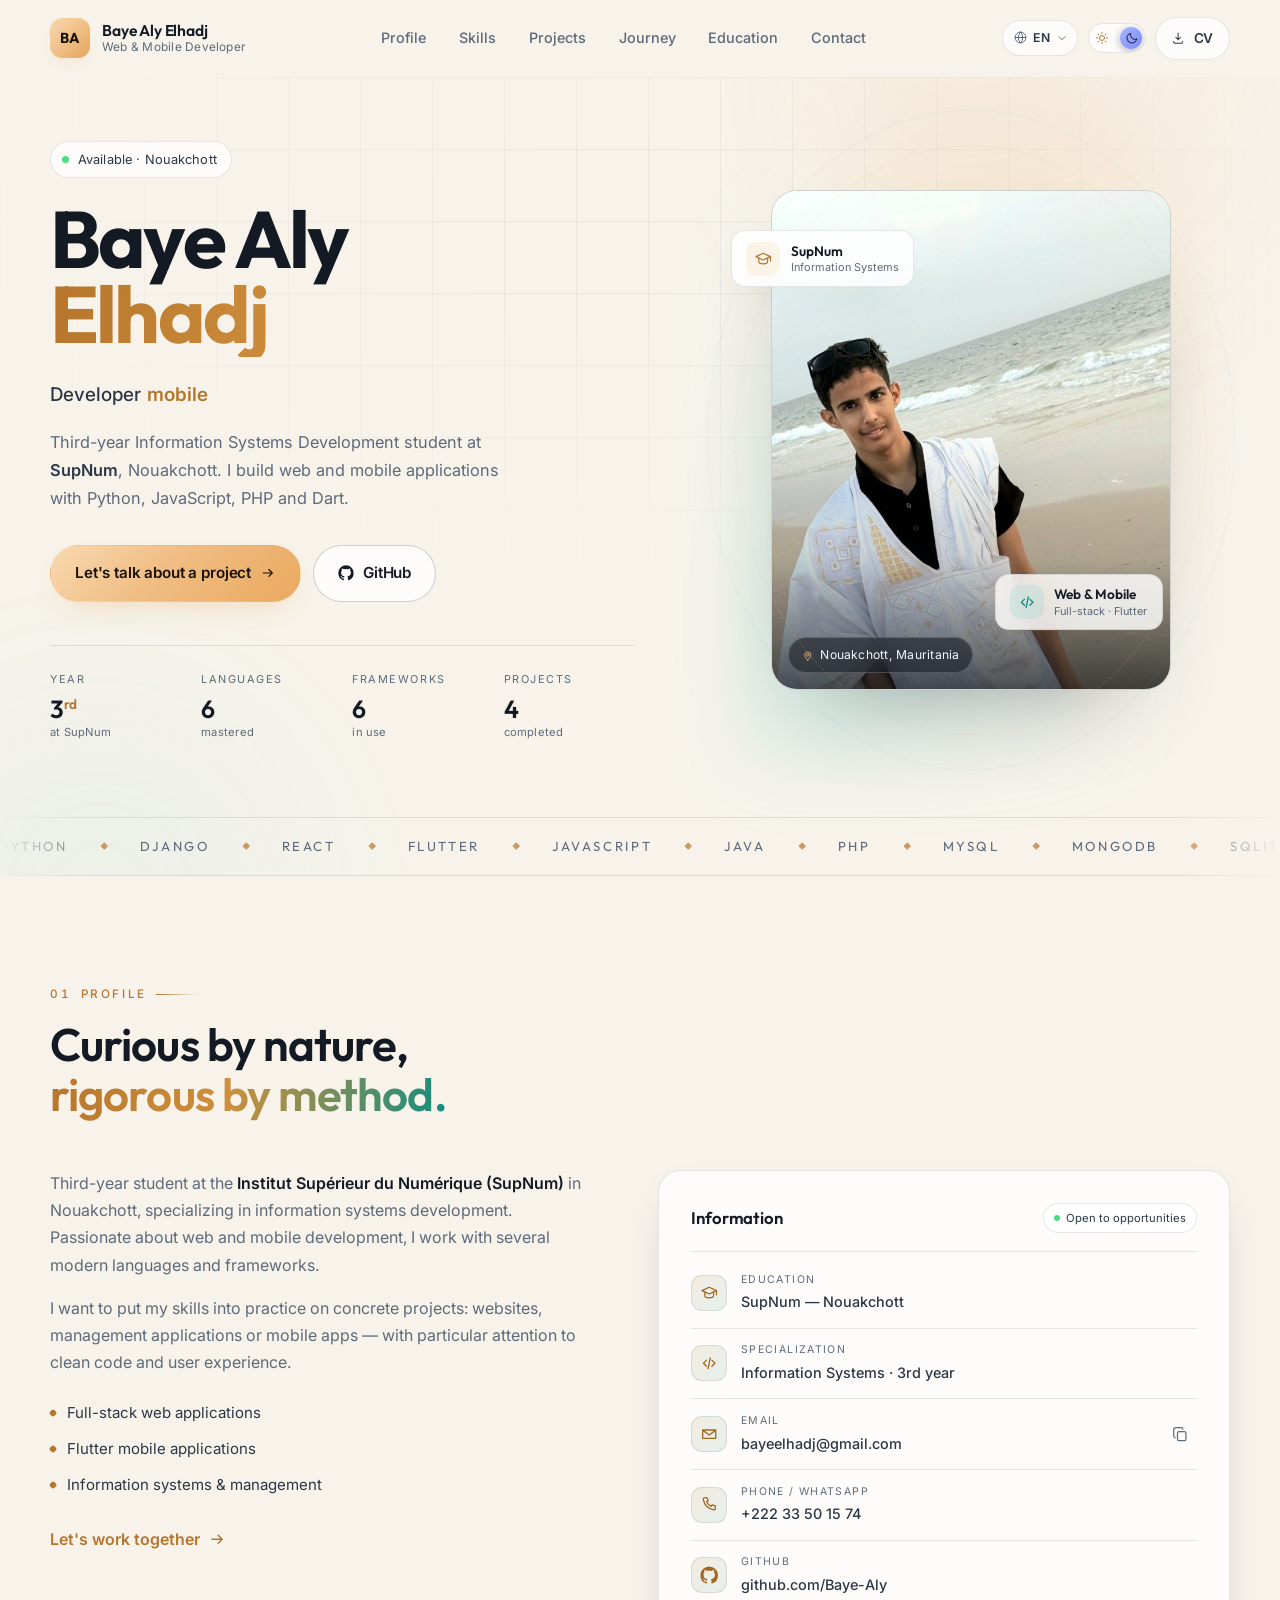
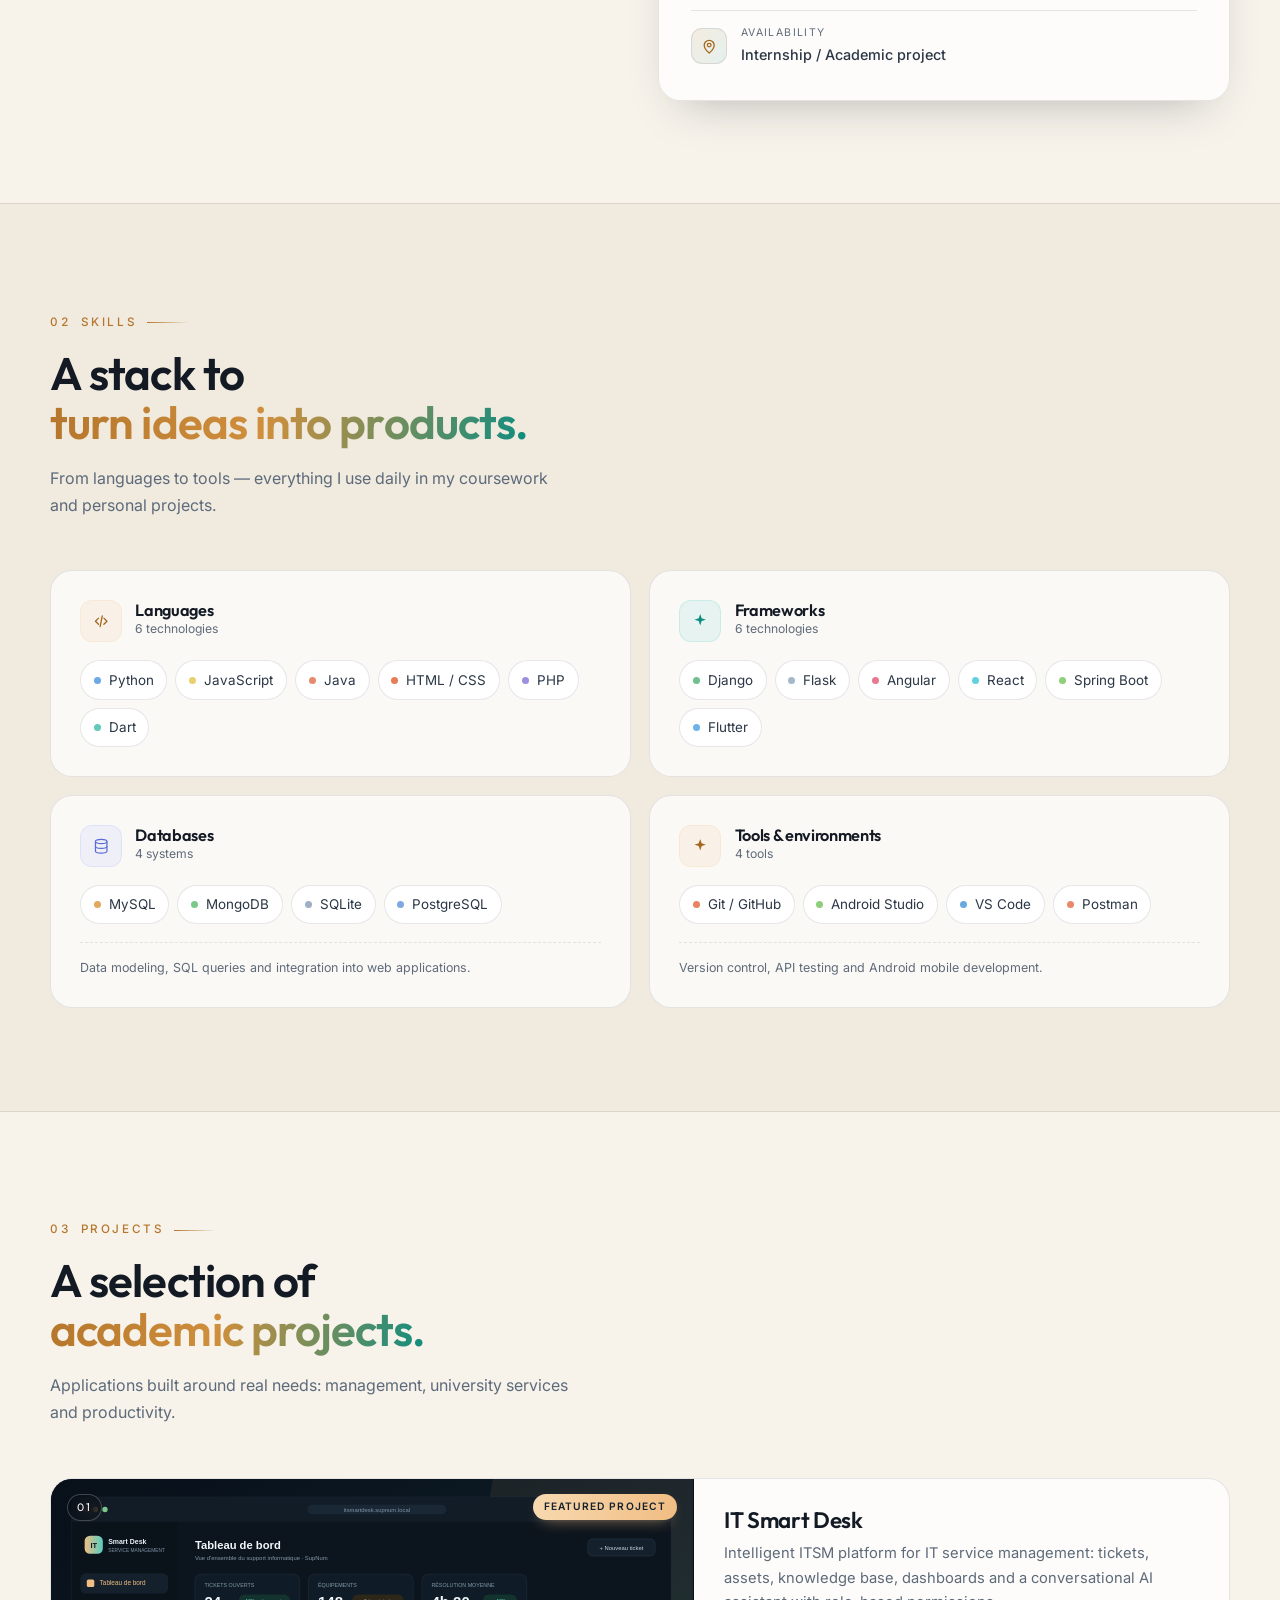
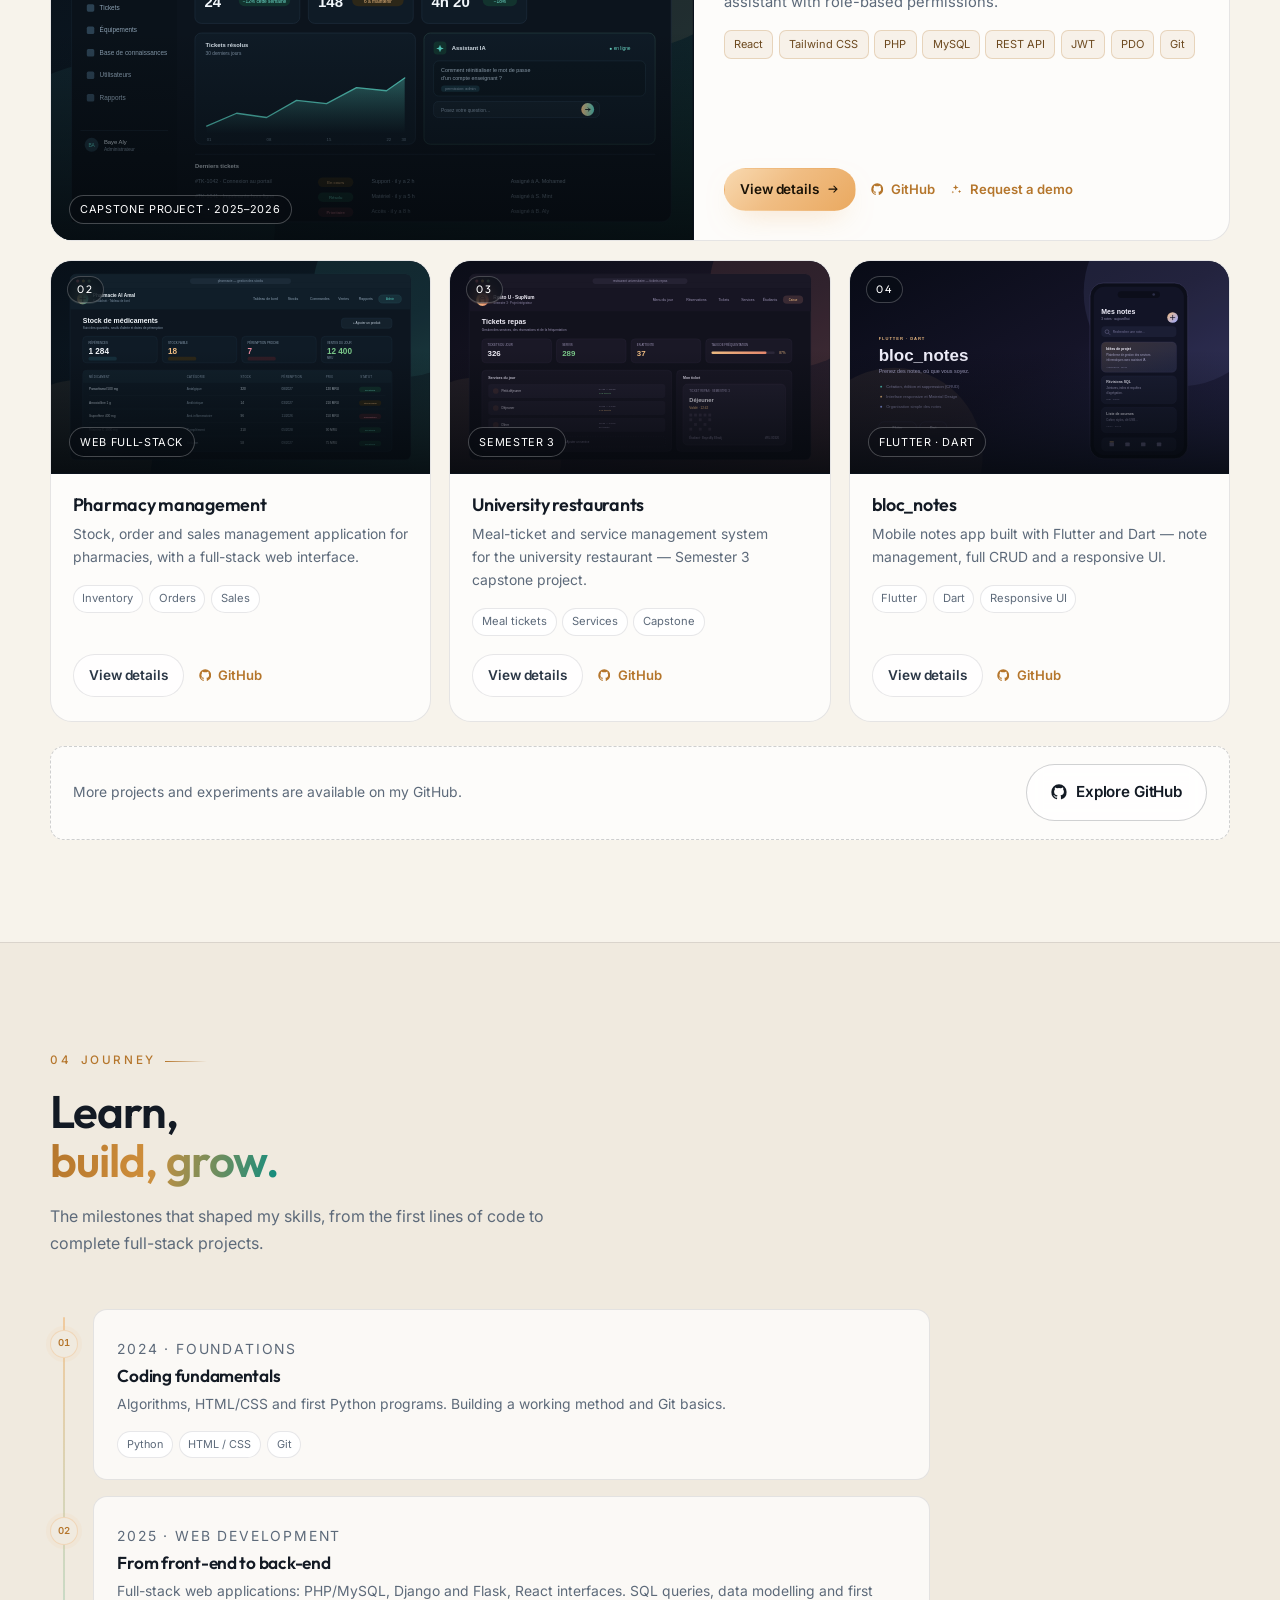
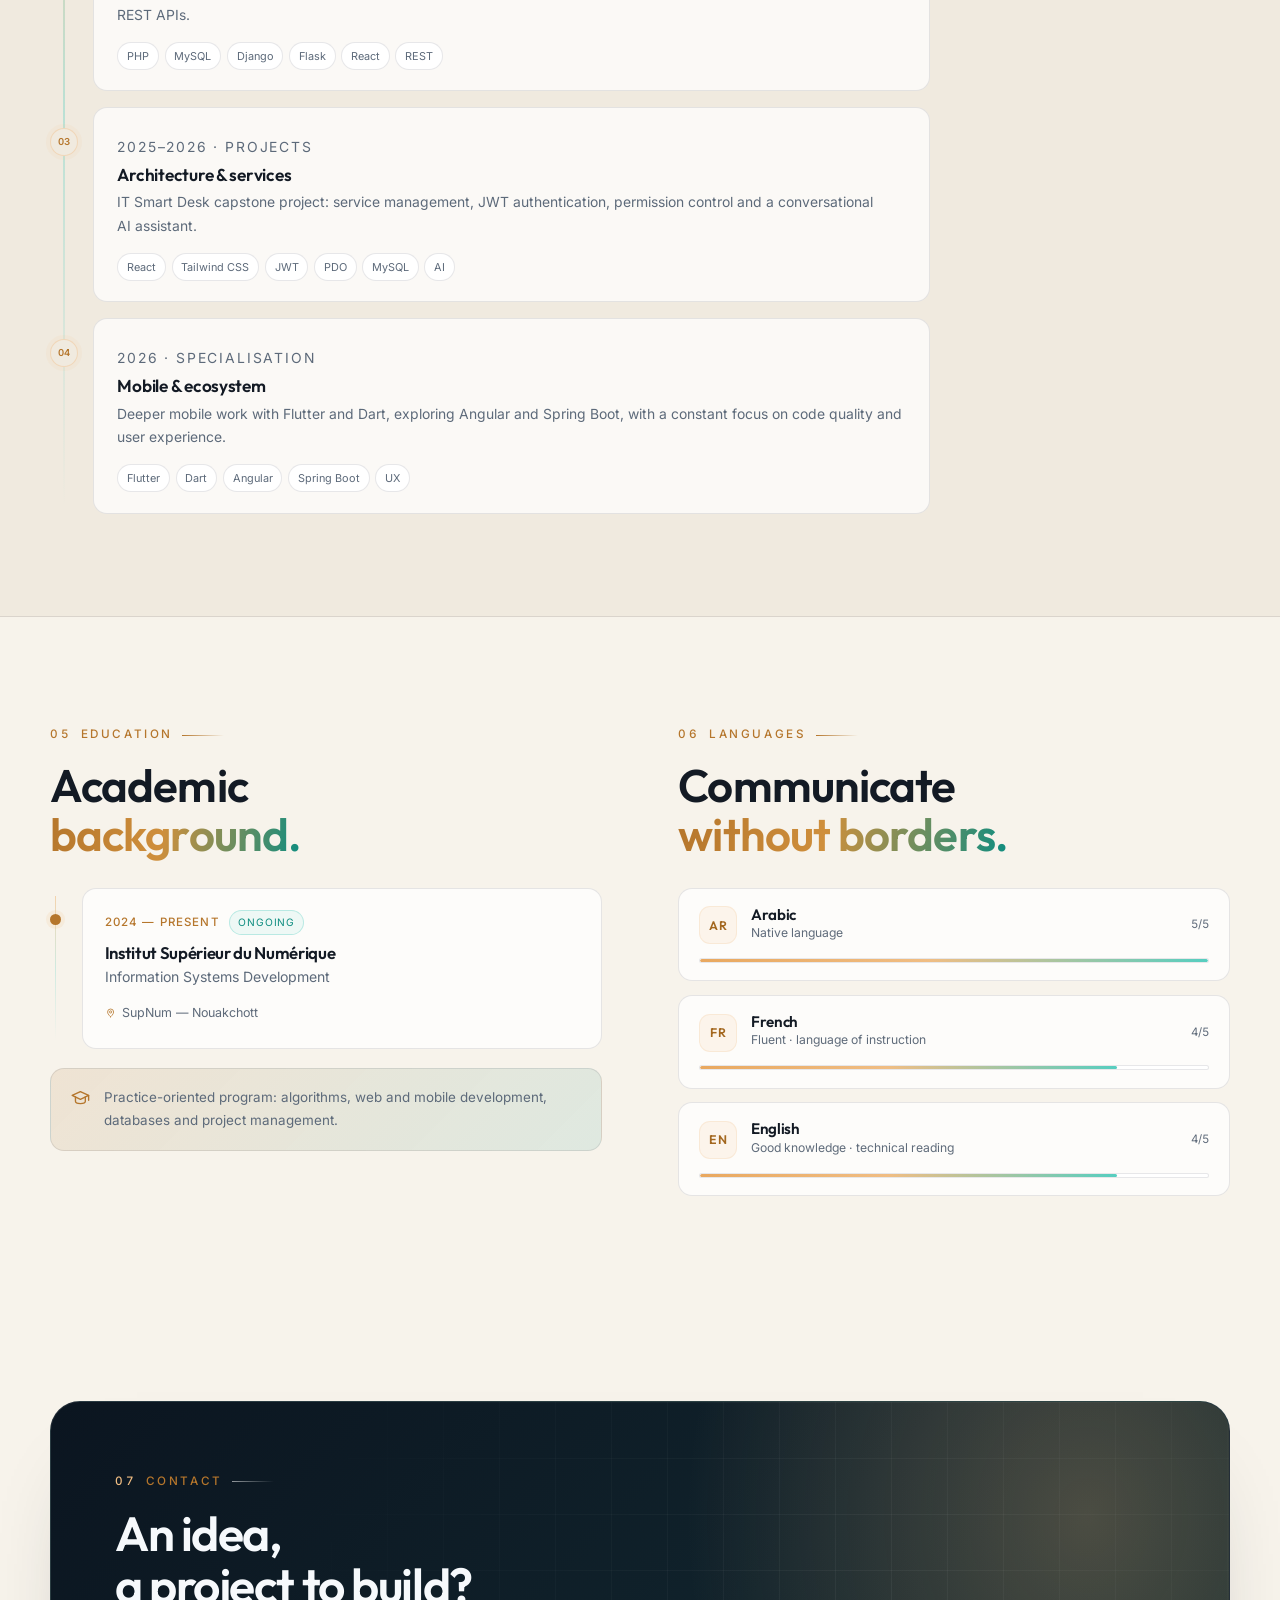
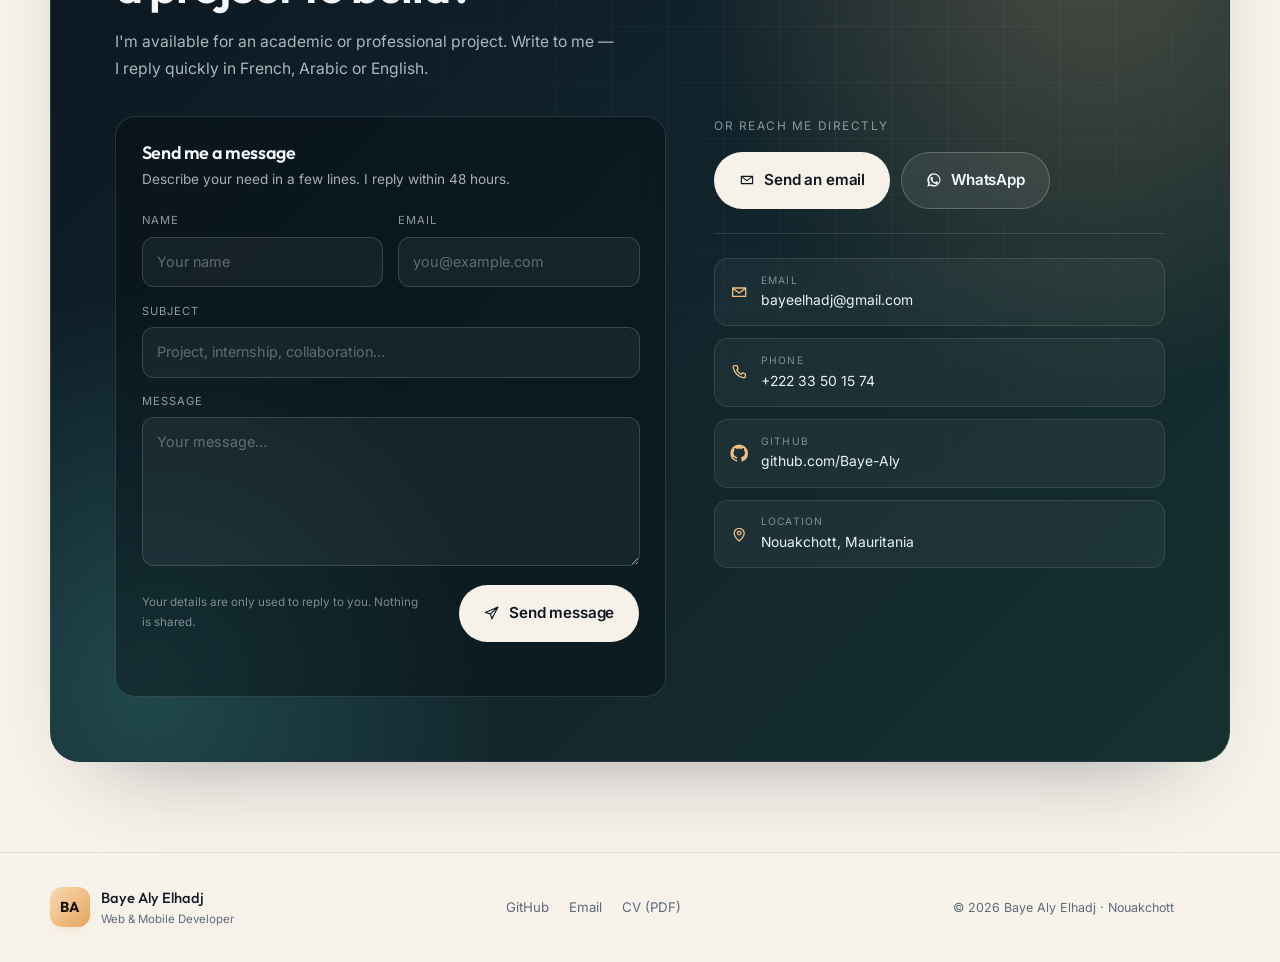
<file: index.html>
<!DOCTYPE html>
<html lang="fr" dir="ltr" data-theme="dark">
<head>
<meta charset="utf-8" />
<meta name="viewport" content="width=device-width, initial-scale=1" />
<title>Baye Aly Elhadj — Développeur Web &amp; Mobile</title>
<meta name="description" content="Portfolio de Baye Aly Elhadj, développeur web et mobile, étudiant en 3ᵉ année en Développement des Systèmes d'Information à SupNum, Nouakchott." />
<meta name="author" content="Baye Aly Elhadj" />
<meta name="theme-color" content="#070B12" />
<link rel="canonical" href="https://baye-aly.github.io/" />
<meta property="og:type" content="website" />
<meta property="og:site_name" content="Baye Aly Elhadj" />
<meta property="og:url" content="https://baye-aly.github.io/" />
<meta property="og:title" content="Baye Aly Elhadj — Développeur Web &amp; Mobile" />
<meta property="og:description" content="Étudiant en Systèmes d'Information à SupNum (Nouakchott). Python, React, Flutter, PHP et MySQL." />
<meta property="og:image" content="https://baye-aly.github.io/assets/og-cover.png" />
<meta property="og:image:width" content="1200" />
<meta property="og:image:height" content="630" />
<meta property="og:image:alt" content="Baye Aly Elhadj — Développeur Web &amp; Mobile" />
<meta property="og:locale" content="fr_FR" />
<meta property="og:locale:alternate" content="en_US" />
<meta property="og:locale:alternate" content="ar_MR" />
<meta name="twitter:card" content="summary_large_image" />
<meta name="twitter:title" content="Baye Aly Elhadj — Développeur Web &amp; Mobile" />
<meta name="twitter:description" content="Portfolio de Baye Aly Elhadj : projets web et mobile, de la conception au déploiement." />
<meta name="twitter:image" content="https://baye-aly.github.io/assets/og-cover.png" />
<link rel="icon" href="assets/favicon.svg" type="image/svg+xml" />
<link rel="apple-touch-icon" href="assets/apple-touch-icon.png" />
<link rel="manifest" href="site.webmanifest" />
<script>
  (function () {
    try {
      var stored = localStorage.getItem("ba-theme");
      var theme = stored || (window.matchMedia("(prefers-color-scheme: light)").matches ? "light" : "dark");
      document.documentElement.setAttribute("data-theme", theme);

      var lang = localStorage.getItem("ba-lang");
      if (lang !== "fr" && lang !== "en" && lang !== "ar") {
        var nav = (navigator.language || "fr").toLowerCase();
        lang = nav.indexOf("ar") === 0 ? "ar" : nav.indexOf("en") === 0 ? "en" : "fr";
      }
      document.documentElement.lang = lang;
      document.documentElement.dir = lang === "ar" ? "rtl" : "ltr";

      var meta = document.querySelector('meta[name="theme-color"]');
      if (meta) meta.setAttribute("content", theme === "light" ? "#F7F3EB" : "#070B12");
    } catch (e) { /* ignore */ }
  })();
</script>
<link rel="preconnect" href="https://fonts.googleapis.com" />
<link rel="preconnect" href="https://fonts.gstatic.com" crossorigin />
<link href="https://fonts.googleapis.com/css2?family=Outfit:wght@300;400;500;600;700;800&family=Inter:wght@300;400;500;600&family=IBM+Plex+Sans+Arabic:wght@300;400;500;600;700&display=swap" rel="stylesheet" />
<link rel="stylesheet" href="assets/css/styles.css" />
<script type="application/ld+json">
{
  "@context": "https://schema.org",
  "@graph": [
    {
      "@type": "Person",
      "@id": "https://baye-aly.github.io/#person",
      "name": "Baye Aly Elhadj",
      "jobTitle": "Développeur Web & Mobile",
      "description": "Étudiant en Développement des Systèmes d'Information à SupNum, Nouakchott. Développeur web et mobile full-stack.",
      "email": "mailto:bayeelhadj@gmail.com",
      "telephone": "+22233501574",
      "url": "https://baye-aly.github.io/",
      "image": "https://baye-aly.github.io/assets/photo.jpg",
      "sameAs": ["https://github.com/Baye-Aly"],
      "address": {
        "@type": "PostalAddress",
        "addressLocality": "Nouakchott",
        "addressCountry": "MR"
      },
      "alumniOf": {
        "@type": "CollegeOrUniversity",
        "name": "Institut Supérieur du Numérique (SupNum)"
      },
      "knowsLanguage": ["ar", "fr", "en"],
      "knowsAbout": ["Python", "JavaScript", "PHP", "Java", "Dart", "Django", "Flask", "React", "Angular", "Spring Boot", "Flutter", "Tailwind CSS", "MySQL", "PostgreSQL", "MongoDB", "SQLite", "REST API", "JWT", "PDO", "Git"]
    },
    {
      "@type": "WebSite",
      "@id": "https://baye-aly.github.io/#website",
      "url": "https://baye-aly.github.io/",
      "name": "Baye Aly Elhadj — Portfolio",
      "inLanguage": ["fr", "en", "ar"],
      "author": { "@id": "https://baye-aly.github.io/#person" }
    },
    {
      "@type": "ProfilePage",
      "@id": "https://baye-aly.github.io/#page",
      "url": "https://baye-aly.github.io/",
      "name": "Baye Aly Elhadj — Développeur Web & Mobile",
      "isPartOf": { "@id": "https://baye-aly.github.io/#website" },
      "about": { "@id": "https://baye-aly.github.io/#person" },
      "inLanguage": "fr"
    },
    {
      "@type": "ItemList",
      "name": "Projets",
      "itemListElement": [
        {
          "@type": "ListItem",
          "position": 1,
          "item": {
            "@type": "SoftwareApplication",
            "name": "IT Smart Desk",
            "applicationCategory": "BusinessApplication",
            "operatingSystem": "Web",
            "description": "Plateforme ITSM de gestion des tickets, équipements et base de connaissances, avec tableaux de bord et assistant IA conversationnel protégé par des permissions par rôle.",
            "author": { "@id": "https://baye-aly.github.io/#person" },
            "programmingLanguage": ["JavaScript", "PHP", "SQL"]
          }
        },
        {
          "@type": "ListItem",
          "position": 2,
          "item": {
            "@type": "SoftwareApplication",
            "name": "Gestion des pharmacies",
            "applicationCategory": "BusinessApplication",
            "operatingSystem": "Web",
            "description": "Application web full-stack de gestion des stocks, commandes et ventes pour pharmacies.",
            "author": { "@id": "https://baye-aly.github.io/#person" }
          }
        },
        {
          "@type": "ListItem",
          "position": 3,
          "item": {
            "@type": "SoftwareApplication",
            "name": "Restaurants universitaires",
            "applicationCategory": "BusinessApplication",
            "operatingSystem": "Web",
            "description": "Système de gestion des tickets repas et des services du restaurant universitaire, projet intégrateur du Semestre 3.",
            "author": { "@id": "https://baye-aly.github.io/#person" }
          }
        },
        {
          "@type": "ListItem",
          "position": 4,
          "item": {
            "@type": "SoftwareApplication",
            "name": "bloc_notes",
            "applicationCategory": "MobileApplication",
            "operatingSystem": "Android",
            "description": "Application mobile de prise de notes développée avec Flutter et Dart, avec CRUD complet et interface responsive.",
            "author": { "@id": "https://baye-aly.github.io/#person" },
            "programmingLanguage": ["Dart"]
          }
        }
      ]
    }
  ]
}
</script>
<script async src="https://www.googletagmanager.com/gtm.js?id=GTM-MMLCM3TL"></script>
<script>
  window.dataLayer = window.dataLayer || [];
  function gtag(){dataLayer.push(arguments);}
  gtag('js', new Date());
</script>
</head>
<body>
<a class="skip-link" href="#main" data-i18n="a11y.skip">Aller au contenu</a>
<div class="scroll-progress" aria-hidden="true"><span></span></div>

<!-- ===== SVG sprite ===== -->
<svg class="sprite" aria-hidden="true" focusable="false" xmlns="http://www.w3.org/2000/svg">
  <symbol id="i-github" viewBox="0 0 24 24"><path fill="currentColor" d="M12 .5A11.5 11.5 0 0 0 .5 12a11.5 11.5 0 0 0 7.86 10.92c.58.1.79-.25.79-.55v-1.94c-3.2.7-3.88-1.54-3.88-1.54-.53-1.34-1.29-1.7-1.29-1.7-1.05-.72.08-.7.08-.7 1.16.08 1.77 1.19 1.77 1.19 1.03 1.77 2.7 1.26 3.36.96.1-.75.4-1.26.73-1.55-2.55-.29-5.24-1.28-5.24-5.69 0-1.26.45-2.29 1.19-3.1-.12-.29-.52-1.46.11-3.05 0 0 .97-.31 3.18 1.18a11 11 0 0 1 5.8 0c2.2-1.49 3.17-1.18 3.17-1.18.63 1.59.23 2.76.11 3.05.74.81 1.19 1.84 1.19 3.1 0 4.42-2.7 5.4-5.26 5.68.41.36.78 1.07.78 2.15v3.19c0 .3.21.66.8.55A11.5 11.5 0 0 0 23.5 12A11.5 11.5 0 0 0 12 .5Z"/></symbol>
  <symbol id="i-mail" viewBox="0 0 24 24"><path fill="none" stroke="currentColor" stroke-width="1.7" stroke-linecap="round" stroke-linejoin="round" d="M3.5 6.5h17v11h-17z"/><path fill="none" stroke="currentColor" stroke-width="1.7" stroke-linecap="round" stroke-linejoin="round" d="m3.9 7 8.1 6 8.1-6"/></symbol>
  <symbol id="i-phone" viewBox="0 0 24 24"><path fill="none" stroke="currentColor" stroke-width="1.7" stroke-linecap="round" stroke-linejoin="round" d="M6.2 3.5h3l1.5 4-2 1.4a12 12 0 0 0 5.9 5.9l1.4-2 4 1.5v3a2 2 0 0 1-2.2 2A17.5 17.5 0 0 1 4.2 5.7a2 2 0 0 1 2-2.2Z"/></symbol>
  <symbol id="i-whatsapp" viewBox="0 0 24 24"><path fill="currentColor" d="M12.04 2A9.9 9.9 0 0 0 3.5 17.1L2 22l5.05-1.46A9.9 9.9 0 1 0 12.04 2Zm0 1.8a8.1 8.1 0 0 1 6.86 12.4 8.1 8.1 0 0 1-10.3 2.6l-.36-.2-3 .86.88-2.9-.22-.37A8.1 8.1 0 0 1 12.04 3.8Zm-3.5 3.6c-.2 0-.5.07-.75.35-.26.28-.98.96-.98 2.34 0 1.38 1 2.7 1.14 2.9.14.18 1.95 3.1 4.8 4.22 2.37.93 2.85.75 3.37.7.51-.05 1.66-.68 1.9-1.34.23-.66.23-1.22.16-1.34-.07-.12-.26-.19-.55-.33-.28-.14-1.66-.82-1.92-.91-.26-.1-.45-.14-.64.14-.19.28-.73.94-.9 1.13-.16.19-.33.21-.61.07-.28-.14-1.2-.44-2.28-1.41-.84-.75-1.4-1.68-1.57-1.96-.16-.28-.02-.43.13-.57.13-.12.33-.33.5-.5.16-.16.21-.28.32-.47.1-.19.05-.35-.02-.49-.07-.14-.63-1.55-.86-2.11-.23-.55-.46-.48-.64-.49h-.54Z"/></symbol>
  <symbol id="i-pin" viewBox="0 0 24 24"><path fill="none" stroke="currentColor" stroke-width="1.7" stroke-linecap="round" stroke-linejoin="round" d="M12 21s6.5-5.4 6.5-10.2A6.5 6.5 0 0 0 5.5 10.8C5.5 15.6 12 21 12 21Z"/><circle cx="12" cy="10.6" r="2.4" fill="none" stroke="currentColor" stroke-width="1.7"/></symbol>
  <symbol id="i-cap" viewBox="0 0 24 24"><path fill="none" stroke="currentColor" stroke-width="1.6" stroke-linecap="round" stroke-linejoin="round" d="m2.5 8.6 9.5-4.4 9.5 4.4-9.5 4.4L2.5 8.6Z"/><path fill="none" stroke="currentColor" stroke-width="1.6" stroke-linecap="round" stroke-linejoin="round" d="M6.3 10.4v4.9c0 1.4 2.5 2.7 5.7 2.7s5.7-1.3 5.7-2.7v-4.9M21.5 8.6v5.6"/></symbol>
  <symbol id="i-code" viewBox="0 0 24 24"><path fill="none" stroke="currentColor" stroke-width="1.7" stroke-linecap="round" stroke-linejoin="round" d="m8.5 8-4 4 4 4M15.5 8l4 4-4 4M13.4 5l-2.8 14"/></symbol>
  <symbol id="i-download" viewBox="0 0 24 24"><path fill="none" stroke="currentColor" stroke-width="1.7" stroke-linecap="round" stroke-linejoin="round" d="M12 3.5v11m0 0 4-4m-4 4-4-4M4.5 17.5v1.5a1.5 1.5 0 0 0 1.5 1.5h12a1.5 1.5 0 0 0 1.5-1.5v-1.5"/></symbol>
  <symbol id="i-arrow" viewBox="0 0 24 24"><path fill="none" stroke="currentColor" stroke-width="1.8" stroke-linecap="round" stroke-linejoin="round" d="M5 12h13.5m0 0-5.2-5.2M18.5 12l-5.2 5.2"/></symbol>
  <symbol id="i-arrow-up" viewBox="0 0 24 24"><path fill="none" stroke="currentColor" stroke-width="1.8" stroke-linecap="round" stroke-linejoin="round" d="M12 19V5.5m0 0L6.2 11.3M12 5.5l5.8 5.8"/></symbol>
  <symbol id="i-sun" viewBox="0 0 24 24"><circle cx="12" cy="12" r="4.2" fill="none" stroke="currentColor" stroke-width="1.7"/><path fill="none" stroke="currentColor" stroke-width="1.7" stroke-linecap="round" d="M12 2.5v2M12 19.5v2M2.5 12h2M19.5 12h2M5.2 5.2l1.4 1.4M17.4 17.4l1.4 1.4M18.8 5.2l-1.4 1.4M6.6 17.4l-1.4 1.4"/></symbol>
  <symbol id="i-moon" viewBox="0 0 24 24"><path fill="none" stroke="currentColor" stroke-width="1.7" stroke-linecap="round" stroke-linejoin="round" d="M20 14.2A8.2 8.2 0 0 1 9.8 4a8.4 8.4 0 1 0 10.2 10.2Z"/></symbol>
  <symbol id="i-copy" viewBox="0 0 24 24"><rect x="8.5" y="8.5" width="11" height="12" rx="2" fill="none" stroke="currentColor" stroke-width="1.6"/><path fill="none" stroke="currentColor" stroke-width="1.6" stroke-linecap="round" d="M15.5 5.5A2 2 0 0 0 13.5 3.5h-7a3 3 0 0 0-3 3v8a2 2 0 0 0 2 2"/></symbol>
  <symbol id="i-check" viewBox="0 0 24 24"><path fill="none" stroke="currentColor" stroke-width="2" stroke-linecap="round" stroke-linejoin="round" d="m5 12.5 4.5 4.5L19 7"/></symbol>
  <symbol id="i-menu" viewBox="0 0 24 24"><path fill="none" stroke="currentColor" stroke-width="1.8" stroke-linecap="round" d="M4 7h16M4 12h16M4 17h16"/></symbol>
  <symbol id="i-close" viewBox="0 0 24 24"><path fill="none" stroke="currentColor" stroke-width="1.8" stroke-linecap="round" d="M6 6l12 12M18 6 6 18"/></symbol>
  <symbol id="i-spark" viewBox="0 0 24 24"><path fill="currentColor" d="M12 2.5l1.9 5.6 5.6 1.9-5.6 1.9L12 17.5l-1.9-5.6L4.5 10l5.6-1.9L12 2.5Z"/></symbol>
  <symbol id="i-db" viewBox="0 0 24 24"><ellipse cx="12" cy="5.8" rx="7.5" ry="2.8" fill="none" stroke="currentColor" stroke-width="1.6"/><path fill="none" stroke="currentColor" stroke-width="1.6" d="M4.5 5.8v12.4c0 1.55 3.36 2.8 7.5 2.8s7.5-1.25 7.5-2.8V5.8"/><path fill="none" stroke="currentColor" stroke-width="1.6" d="M4.5 12c0 1.55 3.36 2.8 7.5 2.8s7.5-1.25 7.5-2.8"/></symbol>
  <symbol id="i-globe" viewBox="0 0 24 24"><circle cx="12" cy="12" r="8.6" fill="none" stroke="currentColor" stroke-width="1.6"/><path fill="none" stroke="currentColor" stroke-width="1.6" stroke-linecap="round" d="M3.6 12h16.8M12 3.4c2.2 2.3 3.4 5.4 3.4 8.6s-1.2 6.3-3.4 8.6c-2.2-2.3-3.4-5.4-3.4-8.6S9.8 5.7 12 3.4Z"/></symbol>
  <symbol id="i-chevron" viewBox="0 0 24 24"><path fill="none" stroke="currentColor" stroke-width="1.9" stroke-linecap="round" stroke-linejoin="round" d="m6 9.5 6 6 6-6"/></symbol>
  <symbol id="i-external" viewBox="0 0 24 24"><path fill="none" stroke="currentColor" stroke-width="1.7" stroke-linecap="round" stroke-linejoin="round" d="M14 4h6v6M20 4l-8 8M18 13.5V19a1.5 1.5 0 0 1-1.5 1.5h-11A1.5 1.5 0 0 1 4 19V8a1.5 1.5 0 0 1 1.5-1.5H11"/></symbol>
  <symbol id="i-layers" viewBox="0 0 24 24"><path fill="none" stroke="currentColor" stroke-width="1.7" stroke-linecap="round" stroke-linejoin="round" d="m12 3 9 5-9 5-9-5 9-5Zm9 9-9 5-9-5m18 4-9 5-9-5"/></symbol>
  <symbol id="i-route" viewBox="0 0 24 24"><circle cx="6" cy="6" r="2.6" fill="none" stroke="currentColor" stroke-width="1.7"/><circle cx="18" cy="18" r="2.6" fill="none" stroke="currentColor" stroke-width="1.7"/><path fill="none" stroke="currentColor" stroke-width="1.7" stroke-linecap="round" d="M8.6 6h4.2A3.2 3.2 0 0 1 16 9.2v0a3.2 3.2 0 0 1-3.2 3.2h-1.6A3.2 3.2 0 0 0 8 15.6v0a3.2 3.2 0 0 0 3.2 3.2h4.2"/></symbol>
  <symbol id="i-send" viewBox="0 0 24 24"><path fill="none" stroke="currentColor" stroke-width="1.7" stroke-linecap="round" stroke-linejoin="round" d="m21 3-9.2 18-2.1-7.7L2 11.2 21 3Zm-11.3 10.3L21 3"/></symbol>
  <symbol id="i-shield" viewBox="0 0 24 24"><path fill="none" stroke="currentColor" stroke-width="1.7" stroke-linecap="round" stroke-linejoin="round" d="M12 3 5 6v5.5c0 4.4 3 7.9 7 9.5 4-1.6 7-5.1 7-9.5V6l-7-3Z"/><path fill="none" stroke="currentColor" stroke-width="1.7" stroke-linecap="round" stroke-linejoin="round" d="m9 12 2 2 4-4.5"/></symbol>
  <symbol id="i-sparkles" viewBox="0 0 24 24"><path fill="currentColor" d="M11 2.8l1.5 4.2 4.2 1.5-4.2 1.5L11 14.2 9.5 10 5.3 8.5 9.5 7 11 2.8Zm7.5 10.4.9 2.4 2.4.9-2.4.9-.9 2.4-.9-2.4-2.4-.9 2.4-.9.9-2.4ZM5.5 15l.7 1.8 1.8.7-1.8.7L5.5 20l-.7-1.8-1.8-.7 1.8-.7.7-1.8Z"/></symbol>
</svg>

<!-- ===== Header ===== -->
<header class="site-header" id="siteHeader">
  <div class="header-inner container">
    <a href="#top" class="brand">
      <span class="brand-mark">BA</span>
      <span class="brand-text">
        <strong data-i18n="name">Baye Aly Elhadj</strong>
        <span data-i18n="role.short">Développeur Web &amp; Mobile</span>
      </span>
    </a>

    <nav class="nav" id="primaryNav" aria-label="Navigation principale" data-i18n-aria-label="a11y.mainNav">
      <a href="#profil" class="nav-link" data-i18n="nav.profil">Profil</a>
      <a href="#competences" class="nav-link" data-i18n="nav.skills">Compétences</a>
      <a href="#projets" class="nav-link" data-i18n="nav.projects">Projets</a>
      <a href="#parcours" class="nav-link" data-i18n="nav.journey">Parcours</a>
      <a href="#formation" class="nav-link" data-i18n="nav.education">Formation</a>
      <a href="#contact" class="nav-link" data-i18n="nav.contact">Contact</a>
    </nav>

    <div class="header-actions">
      <div class="lang-switch" id="langSwitch">
        <button class="lang-btn" id="langBtn" type="button" aria-haspopup="listbox" aria-expanded="false" aria-label="Langue" data-i18n-aria-label="a11y.lang">
          <svg class="icon"><use href="#i-globe"/></svg>
          <span id="langCurrent">FR</span>
          <svg class="icon chev"><use href="#i-chevron"/></svg>
        </button>
        <ul class="lang-menu" id="langMenu" role="listbox" aria-label="Langue" data-i18n-aria-label="a11y.lang" hidden>
          <li role="option" tabindex="0" data-lang="fr" aria-selected="true"><span class="code">FR</span>Français</li>
          <li role="option" tabindex="0" data-lang="en" aria-selected="false"><span class="code">EN</span>English</li>
          <li role="option" tabindex="0" data-lang="ar" aria-selected="false"><span class="code">AR</span>العربية</li>
        </ul>
      </div>

      <button class="theme-toggle" id="themeToggle" type="button" aria-label="Changer de thème" aria-pressed="false">
        <svg class="icon icon-sun"><use href="#i-sun"/></svg>
        <svg class="icon icon-moon"><use href="#i-moon"/></svg>
        <span class="theme-thumb" aria-hidden="true"></span>
      </button>
      <a class="btn btn-sm btn-ghost header-cv" href="assets/CV_Baye_Aly_Elhadj.pdf" download>
        <svg class="icon"><use href="#i-download"/></svg>
        <span data-i18n="action.cv">CV</span>
      </a>
      <button class="menu-toggle" id="menuToggle" type="button" aria-label="Ouvrir le menu" data-i18n-aria-label="a11y.menuOpen" aria-expanded="false" aria-controls="mobileNav">
        <svg class="icon icon-menu"><use href="#i-menu"/></svg>
        <svg class="icon icon-close"><use href="#i-close"/></svg>
      </button>
    </div>
  </div>

  <div class="mobile-nav" id="mobileNav" hidden>
    <nav aria-label="Navigation mobile" data-i18n-aria-label="a11y.mobileNav">
      <a href="#profil"><span data-i18n="nav.profil">Profil</span><span class="mn-num">01</span></a>
      <a href="#competences"><span data-i18n="nav.skills">Compétences</span><span class="mn-num">02</span></a>
      <a href="#projets"><span data-i18n="nav.projects">Projets</span><span class="mn-num">03</span></a>
      <a href="#parcours"><span data-i18n="nav.journey">Parcours</span><span class="mn-num">04</span></a>
      <a href="#formation"><span data-i18n="nav.education">Formation</span><span class="mn-num">05</span></a>
      <a href="#contact"><span data-i18n="nav.contact">Contact</span><span class="mn-num">06</span></a>
    </nav>
    <div class="mobile-nav-foot">
      <a href="mailto:bayeelhadj@gmail.com"><bdi dir="ltr">bayeelhadj@gmail.com</bdi></a>
      <a href="tel:+22233501574"><bdi dir="ltr">+222 33 50 15 74</bdi></a>
      <a class="btn btn-ghost btn-sm mobile-cv" href="assets/CV_Baye_Aly_Elhadj.pdf" download>
        <svg class="icon"><use href="#i-download"/></svg>
        <span data-i18n="action.downloadCv">Télécharger le CV (PDF)</span>
      </a>
      <div class="lang-seg" role="group" aria-label="Langue" data-i18n-aria-label="a11y.lang">
        <button type="button" class="lang-seg-btn" data-lang="fr" aria-pressed="true">FR</button>
        <button type="button" class="lang-seg-btn" data-lang="en" aria-pressed="false">EN</button>
        <button type="button" class="lang-seg-btn" data-lang="ar" aria-pressed="false">ع</button>
      </div>
    </div>
  </div>
</header>

<main id="main">
  <!-- ===== Hero ===== -->
  <section class="hero" id="top">
    <div class="hero-bg" aria-hidden="true">
      <div class="orb orb-1"></div>
      <div class="orb orb-2"></div>
      <div class="grid-lines"></div>
    </div>

    <div class="container hero-grid">
      <div class="hero-copy">
        <p class="status-pill reveal" style="--d:0ms">
          <span class="dot" aria-hidden="true"></span>
          <span data-i18n="hero.status">Disponible · Nouakchott</span>
        </p>

        <h1 class="hero-title reveal" style="--d:80ms">
          <span class="line" data-i18n="hero.first">Baye Aly</span>
          <span class="line gradient-text" data-i18n="hero.last">Elhadj</span>
        </h1>

        <p class="hero-role reveal" style="--d:160ms">
          <span class="role-static" data-i18n="hero.role">Développeur</span>
          <span class="role-rotator" aria-hidden="true">
            <span class="role-word is-active" data-i18n="hero.word1">web</span>
            <span class="role-word" data-i18n="hero.word2">mobile</span>
            <span class="role-word" data-i18n="hero.word3">full-stack</span>
          </span>
          <span class="sr-only" data-i18n="hero.roleSr">web et mobile, full-stack</span>
        </p>

        <p class="hero-lead reveal" style="--d:220ms" data-i18n-html="hero.lead">
          Étudiant en 3ᵉ année en Développement des Systèmes d'Information à
          <strong>SupNum</strong>, Nouakchott. Je conçois des applications
          web et mobiles avec Python, JavaScript, PHP et Dart.
        </p>

        <div class="hero-cta reveal" style="--d:300ms">
          <a href="#contact" class="btn btn-primary">
            <span data-i18n="hero.cta">Discutons d'un projet</span>
            <svg class="icon"><use href="#i-arrow"/></svg>
          </a>
          <a href="https://github.com/Baye-Aly" class="btn btn-outline" target="_blank" rel="noopener noreferrer">
            <svg class="icon"><use href="#i-github"/></svg>
            <span>GitHub</span>
          </a>
        </div>

        <dl class="hero-stats reveal" style="--d:380ms">
          <div>
            <dt data-i18n="stats.year">Année</dt>
            <dd data-i18n-html="stats.yearValue"><span class="count" data-count="3">3</span><sup>e</sup> <small>à SupNum</small></dd>
          </div>
          <div>
            <dt data-i18n="stats.languages">Langages</dt>
            <dd data-i18n-html="stats.languagesValue"><span class="count" data-count="6">6</span> <small>maîtrisés</small></dd>
          </div>
          <div>
            <dt data-i18n="stats.frameworks">Frameworks</dt>
            <dd data-i18n-html="stats.frameworksValue"><span class="count" data-count="6">6</span> <small>utilisés</small></dd>
          </div>
          <div>
            <dt data-i18n="stats.projects">Projets</dt>
            <dd data-i18n-html="stats.projectsValue"><span class="count" data-count="4">4</span> <small>réalisés</small></dd>
          </div>
        </dl>
      </div>

      <div class="hero-visual reveal" style="--d:200ms">
        <div class="portrait-wrap" id="portraitWrap">
          <div class="portrait-glow" aria-hidden="true"></div>
          <div class="portrait">
            <img src="assets/photo.jpg" alt="Portrait de Baye Aly Elhadj sur la plage à Nouakchott" data-i18n-alt="photo.alt" width="709" height="946" fetchpriority="high" />
            <div class="portrait-shade" aria-hidden="true"></div>
            <div class="portrait-caption">
              <svg class="icon"><use href="#i-pin"/></svg>
              <span data-i18n="photo.caption">Nouakchott, Mauritanie</span>
            </div>
          </div>

          <div class="float-card float-card-top">
            <span class="float-icon"><svg class="icon"><use href="#i-cap"/></svg></span>
            <span>
              <strong>SupNum</strong>
              <small data-i18n="float.school">Systèmes d'Information</small>
            </span>
          </div>

          <div class="float-card float-card-bottom">
            <span class="float-icon alt"><svg class="icon"><use href="#i-code"/></svg></span>
            <span>
              <strong data-i18n="float.stack">Web &amp; Mobile</strong>
              <small data-i18n="float.stackSub">Full-stack · Flutter</small>
            </span>
          </div>

          <span class="ring ring-1" aria-hidden="true"></span>
          <span class="ring ring-2" aria-hidden="true"></span>
        </div>
      </div>
    </div>

    <div class="marquee" aria-hidden="true">
      <div class="marquee-track" id="marqueeTrack">
        <span>Python</span><i>◆</i><span>Django</span><i>◆</i><span>React</span><i>◆</i>
        <span>Flutter</span><i>◆</i><span>JavaScript</span><i>◆</i><span>Java</span><i>◆</i>
        <span>PHP</span><i>◆</i><span>MySQL</span><i>◆</i><span>MongoDB</span><i>◆</i>
        <span>SQLite</span><i>◆</i><span>Git</span><i>◆</i><span>Postman</span><i>◆</i>
      </div>
    </div>
  </section>

  <!-- ===== Profil ===== -->
  <section class="section" id="profil">
    <div class="container">
      <header class="section-head reveal">
        <p class="eyebrow"><span class="num">01</span> <span data-i18n="sec.profil">Profil</span></p>
        <h2 data-i18n-html="profil.title">Curieux de nature,<br /><span class="gradient-text">rigoureux par méthode.</span></h2>
      </header>

      <div class="profil-grid">
        <div class="profil-text reveal" style="--d:80ms">
          <p data-i18n-html="profil.p1">
            Étudiant en 3ᵉ année à l'<strong>Institut Supérieur du Numérique (SupNum)</strong>
            de Nouakchott, spécialisé dans le développement des systèmes d'information.
            Passionné par le développement web et mobile, je maîtrise plusieurs langages
            et frameworks modernes.
          </p>
          <p data-i18n-html="profil.p2">
            Je cherche à mettre en pratique mes compétences dans des projets concrets :
            sites web, applications de gestion ou applications mobiles — avec une attention
            particulière portée à la clarté du code et à l'expérience utilisateur.
          </p>
          <ul class="focus-list">
            <li><span class="bullet"></span><span data-i18n="profil.focus1">Applications web full-stack</span></li>
            <li><span class="bullet"></span><span data-i18n="profil.focus2">Applications mobiles Flutter</span></li>
            <li><span class="bullet"></span><span data-i18n="profil.focus3">Systèmes d'information &amp; gestion</span></li>
          </ul>
          <a href="#contact" class="link-arrow">
            <span data-i18n="profil.link">Travaillons ensemble</span>
            <svg class="icon"><use href="#i-arrow"/></svg>
          </a>
        </div>

        <div class="info-card reveal" style="--d:160ms">
          <div class="info-head">
            <h3 data-i18n="info.title">Informations</h3>
            <span class="badge-live"><span class="dot"></span><span data-i18n="info.badge">Ouvert aux opportunités</span></span>
          </div>

          <ul class="info-list">
            <li>
              <span class="info-icon"><svg class="icon"><use href="#i-cap"/></svg></span>
              <div><span data-i18n="info.education">Formation</span><strong data-i18n="info.educationValue">SupNum — Nouakchott</strong></div>
            </li>
            <li>
              <span class="info-icon"><svg class="icon"><use href="#i-code"/></svg></span>
              <div><span data-i18n="info.specialty">Spécialité</span><strong data-i18n="info.specialtyValue">Systèmes d'Information · 3ᵉ année</strong></div>
            </li>
            <li>
              <span class="info-icon"><svg class="icon"><use href="#i-mail"/></svg></span>
              <div>
                <span data-i18n="info.email">E-mail</span>
                <strong><a href="mailto:bayeelhadj@gmail.com"><bdi dir="ltr">bayeelhadj@gmail.com</bdi></a></strong>
              </div>
              <button class="icon-btn copy-btn" type="button" data-copy="bayeelhadj@gmail.com" aria-label="Copier l'adresse e-mail" data-i18n-aria-label="a11y.copy">
                <svg class="icon"><use href="#i-copy"/></svg>
              </button>
            </li>
            <li>
              <span class="info-icon"><svg class="icon"><use href="#i-phone"/></svg></span>
              <div><span data-i18n="info.phone">Téléphone / WhatsApp</span><strong><a href="tel:+22233501574"><bdi dir="ltr">+222 33 50 15 74</bdi></a></strong></div>
            </li>
            <li>
              <span class="info-icon"><svg class="icon"><use href="#i-github"/></svg></span>
              <div><span>GitHub</span><strong><a href="https://github.com/Baye-Aly" target="_blank" rel="noopener noreferrer"><bdi dir="ltr">github.com/Baye-Aly</bdi></a></strong></div>
            </li>
            <li>
              <span class="info-icon"><svg class="icon"><use href="#i-pin"/></svg></span>
              <div><span data-i18n="info.availability">Disponibilité</span><strong data-i18n="info.availabilityValue">Stage / Projet académique</strong></div>
            </li>
          </ul>
        </div>
      </div>
    </div>
  </section>

  <!-- ===== Compétences ===== -->
  <section class="section section-alt" id="competences">
    <div class="container">
      <header class="section-head reveal">
        <p class="eyebrow"><span class="num">02</span> <span data-i18n="sec.skills">Compétences</span></p>
        <h2 data-i18n-html="skills.title">Une stack pour<br /><span class="gradient-text">passer de l'idée au produit.</span></h2>
        <p class="section-lead" data-i18n="skills.lead">
          Des langages aux outils, l'ensemble des technologies que j'utilise au quotidien
          dans mes cours et mes projets personnels.
        </p>
      </header>

      <div class="skills-grid">
        <article class="skill-card reveal" style="--d:60ms">
          <header>
            <span class="skill-icon"><svg class="icon"><use href="#i-code"/></svg></span>
            <div><h3 data-i18n="skills.langs">Langages</h3><p data-i18n="skills.langsCount">6 technologies</p></div>
          </header>
          <ul class="chips">
            <li><span class="chip-dot py"></span>Python</li>
            <li><span class="chip-dot js"></span>JavaScript</li>
            <li><span class="chip-dot java"></span>Java</li>
            <li><span class="chip-dot html"></span>HTML / CSS</li>
            <li><span class="chip-dot php"></span>PHP</li>
            <li><span class="chip-dot dart"></span>Dart</li>
          </ul>
        </article>

        <article class="skill-card reveal" style="--d:120ms">
          <header>
            <span class="skill-icon teal"><svg class="icon"><use href="#i-spark"/></svg></span>
            <div><h3 data-i18n="skills.frameworks">Frameworks</h3><p data-i18n="skills.frameworksCount">6 technologies</p></div>
          </header>
          <ul class="chips">
            <li><span class="chip-dot dj"></span>Django</li>
            <li><span class="chip-dot fl"></span>Flask</li>
            <li><span class="chip-dot node"></span>Angular</li>
            <li><span class="chip-dot react"></span>React</li>
            <li><span class="chip-dot vue"></span>Spring Boot</li>
            <li><span class="chip-dot flutter"></span>Flutter</li>
          </ul>
        </article>

        <article class="skill-card reveal" style="--d:180ms">
          <header>
            <span class="skill-icon sand"><svg class="icon"><use href="#i-db"/></svg></span>
            <div><h3 data-i18n="skills.databases">Bases de données</h3><p data-i18n="skills.databasesCount">4 systèmes</p></div>
          </header>
          <ul class="chips">
            <li><span class="chip-dot mysql"></span>MySQL</li>
            <li><span class="chip-dot mongo"></span>MongoDB</li>
            <li><span class="chip-dot lite"></span>SQLite</li>
            <li><span class="chip-dot postgresql"></span>PostgreSQL</li>
          </ul>
          <p class="skill-note" data-i18n="skills.dbNote">Modélisation, requêtes SQL et intégration aux applications web.</p>
        </article>

        <article class="skill-card reveal" style="--d:240ms">
          <header>
            <span class="skill-icon"><svg class="icon"><use href="#i-spark"/></svg></span>
            <div><h3 data-i18n="skills.tools">Outils &amp; environnements</h3><p data-i18n="skills.toolsCount">4 outils</p></div>
          </header>
          <ul class="chips">
            <li><span class="chip-dot git"></span>Git / GitHub</li>
            <li><span class="chip-dot android"></span>Android Studio</li>
            <li><span class="chip-dot vscode"></span>VS Code</li>
            <li><span class="chip-dot postman"></span>Postman</li>
          </ul>
          <p class="skill-note" data-i18n="skills.toolsNote">Versioning, tests d'API et développement mobile Android.</p>
        </article>
      </div>
    </div>
  </section>

  <!-- ===== Projets ===== -->
  <section class="section" id="projets">
    <div class="container">
      <header class="section-head reveal">
        <p class="eyebrow"><span class="num">03</span> <span data-i18n="sec.projects">Projets</span></p>
        <h2 data-i18n-html="projects.title">Sélection de<br /><span class="gradient-text">projets académiques.</span></h2>
        <p class="section-lead" data-i18n="projects.lead">
          Des applications pensées pour répondre à des besoins réels : gestion,
          services universitaires et productivité. Chaque projet est présenté
          avec son contexte, ses fonctionnalités et sa stack technique.
        </p>
      </header>

      <div class="projects-grid">
        <article class="project project-featured reveal" style="--d:60ms">
          <div class="project-art has-shot">
            <img class="project-shot" src="assets/img/projects/it-smart-desk.svg" alt="Aperçu du tableau de bord IT Smart Desk" data-i18n-alt="projects.p4.alt" width="1200" height="675" loading="lazy" decoding="async" />
            <span class="project-index">01</span>
            <span class="project-tag-top" data-i18n="projects.p4.top">Projet intégrateur · 2025–2026</span>
            <span class="project-featured-badge" data-i18n="projects.featured">Projet phare</span>
          </div>
          <div class="project-body">
            <h3 data-i18n="projects.p4.title">IT Smart Desk</h3>
            <p data-i18n="projects.p4.desc">
              Plateforme ITSM intelligente pour la gestion des services informatiques :
              tickets, équipements, base de connaissances, tableaux de bord et assistant
              IA conversationnel avec contrôle des permissions par rôle.
            </p>
            <ul class="project-tech" aria-label="Technologies">
              <li>React</li><li>Tailwind CSS</li><li>PHP</li><li>MySQL</li>
              <li>REST API</li><li>JWT</li><li>PDO</li><li>Git</li>
            </ul>
            <div class="project-actions">
              <button class="btn btn-primary btn-sm" type="button" data-project-open="it-smart-desk" data-project-title="IT Smart Desk" aria-haspopup="dialog">
                <span data-i18n="projects.details">Voir le détail</span>
                <svg class="icon"><use href="#i-arrow"/></svg>
              </button>
              <a href="https://github.com/Baye-Aly" class="project-link" target="_blank" rel="noopener noreferrer">
                <svg class="icon"><use href="#i-github"/></svg><span data-i18n="projects.github">GitHub</span>
              </a>
              <a href="#contact" class="project-link">
                <svg class="icon"><use href="#i-sparkles"/></svg><span data-i18n="projects.requestDemo">Demander une démo</span>
              </a>
            </div>
          </div>
        </article>

        <article class="project reveal" style="--d:120ms">
          <div class="project-art has-shot">
            <img class="project-shot" src="assets/img/projects/pharmacie.svg" alt="Aperçu de l'application de gestion des pharmacies" data-i18n-alt="projects.p1.alt" width="1200" height="675" loading="lazy" decoding="async" />
            <span class="project-index">02</span>
            <span class="project-tag-top" data-i18n="projects.p1.top">Web full-stack</span>
          </div>
          <div class="project-body">
            <h3 data-i18n="projects.p1.title">Gestion des pharmacies</h3>
            <p data-i18n="projects.p1.desc">
              Application de gestion des stocks, commandes et ventes pour pharmacies,
              avec une interface web full-stack.
            </p>
            <ul class="project-tags">
              <li data-i18n="projects.p1.tag1">Stocks</li><li data-i18n="projects.p1.tag2">Commandes</li><li data-i18n="projects.p1.tag3">Ventes</li>
            </ul>
            <div class="project-actions">
              <button class="btn btn-ghost btn-sm" type="button" data-project-open="pharmacie" data-project-title="Gestion des pharmacies" aria-haspopup="dialog">
                <span data-i18n="projects.details">Voir le détail</span>
              </button>
              <a href="https://github.com/Baye-Aly" class="project-link" target="_blank" rel="noopener noreferrer">
                <svg class="icon"><use href="#i-github"/></svg><span data-i18n="projects.github">GitHub</span>
              </a>
            </div>
          </div>
        </article>

        <article class="project reveal" style="--d:180ms">
          <div class="project-art has-shot">
            <img class="project-shot" src="assets/img/projects/restaurant.svg" alt="Aperçu du système de gestion des restaurants universitaires" data-i18n-alt="projects.p2.alt" width="1200" height="675" loading="lazy" decoding="async" />
            <span class="project-index">03</span>
            <span class="project-tag-top" data-i18n="projects.p2.top">Semestre 3</span>
          </div>
          <div class="project-body">
            <h3 data-i18n="projects.p2.title">Restaurants universitaires</h3>
            <p data-i18n="projects.p2.desc">
              Système de gestion des tickets repas et des services du restaurant
              universitaire — projet intégrateur du Semestre 3.
            </p>
            <ul class="project-tags">
              <li data-i18n="projects.p2.tag1">Tickets repas</li><li data-i18n="projects.p2.tag2">Services</li><li data-i18n="projects.p2.tag3">Intégrateur</li>
            </ul>
            <div class="project-actions">
              <button class="btn btn-ghost btn-sm" type="button" data-project-open="restaurant" data-project-title="Restaurants universitaires" aria-haspopup="dialog">
                <span data-i18n="projects.details">Voir le détail</span>
              </button>
              <a href="https://github.com/Baye-Aly" class="project-link" target="_blank" rel="noopener noreferrer">
                <svg class="icon"><use href="#i-github"/></svg><span data-i18n="projects.github">GitHub</span>
              </a>
            </div>
          </div>
        </article>

        <article class="project reveal" style="--d:240ms">
          <div class="project-art has-shot">
            <img class="project-shot" src="assets/img/projects/bloc-notes.svg" alt="Aperçu de l'application mobile bloc_notes" data-i18n-alt="projects.p3.alt" width="1200" height="675" loading="lazy" decoding="async" />
            <span class="project-index">04</span>
            <span class="project-tag-top" data-i18n="projects.p3.top">Flutter · Dart</span>
          </div>
          <div class="project-body">
            <h3>bloc_notes</h3>
            <p data-i18n="projects.p3.desc">
              Application bloc-notes mobile développée avec Flutter et Dart :
              gestion des notes, CRUD complet et interface responsive.
            </p>
            <ul class="project-tags">
              <li>Flutter</li><li>Dart</li><li data-i18n="projects.p3.tag3">UI responsive</li>
            </ul>
            <div class="project-actions">
              <button class="btn btn-ghost btn-sm" type="button" data-project-open="bloc-notes" data-project-title="bloc_notes" aria-haspopup="dialog">
                <span data-i18n="projects.details">Voir le détail</span>
              </button>
              <a href="https://github.com/Baye-Aly/bloc_notes" class="project-link" target="_blank" rel="noopener noreferrer">
                <svg class="icon"><use href="#i-github"/></svg><span data-i18n="projects.github">GitHub</span>
              </a>
            </div>
          </div>
        </article>
      </div>

      <div class="projects-cta reveal">
        <p data-i18n="projects.ctaText">D'autres projets et expérimentations sont disponibles sur mon GitHub.</p>
        <a href="https://github.com/Baye-Aly" class="btn btn-outline" target="_blank" rel="noopener noreferrer">
          <svg class="icon"><use href="#i-github"/></svg>
          <span data-i18n="projects.ctaButton">Explorer le GitHub</span>
        </a>
      </div>
    </div>
  </section>

  <!-- ===== Fenêtres de détail des projets ===== -->
  <dialog class="project-dialog" id="projectDialog" aria-labelledby="projectDialogTitle">
    <div class="dialog-shell">
      <header class="dialog-head">
        <div>
          <p class="eyebrow" id="projectDialogKicker" data-i18n="projects.about">À propos</p>
          <h2 id="projectDialogTitle" tabindex="-1">IT Smart Desk</h2>
        </div>
        <button class="icon-btn dialog-close" type="button" data-dialog-close aria-label="Fermer" data-i18n-aria-label="a11y.closeDialog">
          <svg class="icon"><use href="#i-close"/></svg>
        </button>
      </header>

      <div class="dialog-body">
        <article class="project-detail" data-project-panel="it-smart-desk" hidden>
          <div class="detail-hero">
            <img src="assets/img/projects/it-smart-desk.svg" alt="Aperçu du tableau de bord IT Smart Desk" data-i18n-alt="projects.p4.alt" width="1200" height="675" loading="lazy" decoding="async" />
          </div>
          <p class="detail-lead" data-i18n="projects.p4.long">
            IT Smart Desk est une plateforme de gestion des services informatiques (ITSM)
            conçue comme projet intégrateur à SupNum. Elle centralise les demandes, les
            équipements et la connaissance technique, avec des tableaux de bord et un
            assistant IA qui respecte les permissions de chaque rôle.
          </p>
          <div class="detail-grid">
            <div>
              <h3 class="detail-subtitle" data-i18n="projects.features">Fonctionnalités clés</h3>
              <ul class="detail-list">
                <li data-i18n="projects.p4.f1">Gestion des tickets et du cycle de vie des demandes</li>
                <li data-i18n="projects.p4.f2">Inventaire des équipements et suivi de maintenance</li>
                <li data-i18n="projects.p4.f3">Base de connaissances consultable par les équipes</li>
                <li data-i18n="projects.p4.f4">Tableaux de bord et indicateurs de service</li>
                <li data-i18n="projects.p4.f5">Assistant IA conversationnel intégré</li>
                <li data-i18n="projects.p4.f6">Permissions par rôle : employé, technicien, administrateur</li>
                <li data-i18n="projects.p4.f7">API REST sécurisée avec JWT et requêtes préparées PDO</li>
              </ul>
            </div>
            <aside class="detail-facts">
              <dl>
                <div><dt data-i18n="projects.role">Rôle</dt><dd data-i18n="projects.p4.role">Conception et développement full-stack</dd></div>
                <div><dt data-i18n="projects.context">Contexte</dt><dd data-i18n="projects.p4.context">Projet intégrateur · SupNum</dd></div>
                <div><dt data-i18n="projects.year">Année</dt><dd data-i18n="projects.p4.year">2025–2026</dd></div>
                <div><dt data-i18n="projects.status">Statut</dt><dd data-i18n="projects.p4.status">Projet académique livré</dd></div>
                <div>
                  <dt data-i18n="projects.stack">Stack technique</dt>
                  <dd>
                    <ul class="project-tech">
                      <li>React</li><li>Tailwind CSS</li><li>PHP</li><li>MySQL</li>
                      <li>REST API</li><li>JWT</li><li>PDO</li><li>Git</li>
                    </ul>
                  </dd>
                </div>
              </dl>
              <div class="detail-actions">
                <a class="btn btn-ghost btn-sm" href="https://github.com/Baye-Aly" target="_blank" rel="noopener noreferrer">
                  <svg class="icon"><use href="#i-github"/></svg><span data-i18n="projects.github">GitHub</span>
                </a>
                <a class="btn btn-primary btn-sm" href="#contact" data-close-dialog>
                  <svg class="icon"><use href="#i-sparkles"/></svg><span data-i18n="projects.requestDemo">Demander une démo</span>
                </a>
              </div>
            </aside>
          </div>
        </article>

        <article class="project-detail" data-project-panel="pharmacie" hidden>
          <div class="detail-hero">
            <img src="assets/img/projects/pharmacie.svg" alt="Aperçu de l'application de gestion des pharmacies" data-i18n-alt="projects.p1.alt" width="1200" height="675" loading="lazy" decoding="async" />
          </div>
          <p class="detail-lead" data-i18n="projects.p1.long">
            Application de gestion des stocks, commandes et ventes pour pharmacies,
            avec une interface web full-stack. L'objectif : centraliser les opérations
            quotidiennes et garder une vision claire du stock.
          </p>
          <div class="detail-grid">
            <div>
              <h3 class="detail-subtitle" data-i18n="projects.features">Fonctionnalités clés</h3>
              <ul class="detail-list">
                <li data-i18n="projects.p1.f1">Suivi des stocks et des seuils d'alerte</li>
                <li data-i18n="projects.p1.f2">Gestion des commandes fournisseurs</li>
                <li data-i18n="projects.p1.f3">Enregistrement des ventes et consultation de l'historique</li>
              </ul>
            </div>
            <aside class="detail-facts">
              <dl>
                <div><dt data-i18n="projects.role">Rôle</dt><dd data-i18n="projects.p1.role">Développement web full-stack</dd></div>
                <div><dt data-i18n="projects.context">Contexte</dt><dd data-i18n="projects.p1.context">Projet académique</dd></div>
                <div><dt data-i18n="projects.stack">Stack technique</dt><dd data-i18n="projects.p1.stack">Application web full-stack</dd></div>
              </dl>
              <div class="detail-actions">
                <a class="btn btn-ghost btn-sm" href="https://github.com/Baye-Aly" target="_blank" rel="noopener noreferrer">
                  <svg class="icon"><use href="#i-github"/></svg><span data-i18n="projects.github">GitHub</span>
                </a>
              </div>
            </aside>
          </div>
        </article>

        <article class="project-detail" data-project-panel="restaurant" hidden>
          <div class="detail-hero">
            <img src="assets/img/projects/restaurant.svg" alt="Aperçu du système de gestion des restaurants universitaires" data-i18n-alt="projects.p2.alt" width="1200" height="675" loading="lazy" decoding="async" />
          </div>
          <p class="detail-lead" data-i18n="projects.p2.long">
            Système de gestion des tickets repas et des services du restaurant
            universitaire, réalisé comme projet intégrateur du Semestre 3.
            Le projet couvre les services, les réservations et le suivi des tickets.
          </p>
          <div class="detail-grid">
            <div>
              <h3 class="detail-subtitle" data-i18n="projects.features">Fonctionnalités clés</h3>
              <ul class="detail-list">
                <li data-i18n="projects.p2.f1">Gestion des tickets repas et de leur validité</li>
                <li data-i18n="projects.p2.f2">Organisation des services et des réservations</li>
                <li data-i18n="projects.p2.f3">Suivi de la fréquentation et des services du restaurant</li>
              </ul>
            </div>
            <aside class="detail-facts">
              <dl>
                <div><dt data-i18n="projects.role">Rôle</dt><dd data-i18n="projects.p2.role">Conception et développement</dd></div>
                <div><dt data-i18n="projects.context">Contexte</dt><dd data-i18n="projects.p2.context">Projet intégrateur · Semestre 3</dd></div>
                <div><dt data-i18n="projects.stack">Stack technique</dt><dd data-i18n="projects.p2.stack">Application web de gestion</dd></div>
              </dl>
              <div class="detail-actions">
                <a class="btn btn-ghost btn-sm" href="https://github.com/Baye-Aly" target="_blank" rel="noopener noreferrer">
                  <svg class="icon"><use href="#i-github"/></svg><span data-i18n="projects.github">GitHub</span>
                </a>
              </div>
            </aside>
          </div>
        </article>

        <article class="project-detail" data-project-panel="bloc-notes" hidden>
          <div class="detail-hero">
            <img src="assets/img/projects/bloc-notes.svg" alt="Aperçu de l'application mobile bloc_notes" data-i18n-alt="projects.p3.alt" width="1200" height="675" loading="lazy" decoding="async" />
          </div>
          <p class="detail-lead" data-i18n="projects.p3.long">
            Application bloc-notes mobile développée avec Flutter et Dart.
            Elle permet de créer, modifier et supprimer des notes dans une interface
            responsive pensée pour le mobile.
          </p>
          <div class="detail-grid">
            <div>
              <h3 class="detail-subtitle" data-i18n="projects.features">Fonctionnalités clés</h3>
              <ul class="detail-list">
                <li data-i18n="projects.p3.f1">Création, édition et suppression de notes (CRUD)</li>
                <li data-i18n="projects.p3.f2">Interface responsive et composants Material Design</li>
                <li data-i18n="projects.p3.f3">Organisation simple et lisible des notes</li>
              </ul>
            </div>
            <aside class="detail-facts">
              <dl>
                <div><dt data-i18n="projects.role">Rôle</dt><dd data-i18n="projects.p3.role">Développement mobile</dd></div>
                <div><dt data-i18n="projects.context">Contexte</dt><dd data-i18n="projects.p3.context">Projet personnel</dd></div>
                <div>
                  <dt data-i18n="projects.stack">Stack technique</dt>
                  <dd><ul class="project-tech"><li>Flutter</li><li>Dart</li></ul></dd>
                </div>
              </dl>
              <div class="detail-actions">
                <a class="btn btn-ghost btn-sm" href="https://github.com/Baye-Aly/bloc_notes" target="_blank" rel="noopener noreferrer">
                  <svg class="icon"><use href="#i-github"/></svg><span data-i18n="projects.github">GitHub</span>
                </a>
              </div>
            </aside>
          </div>
        </article>
      </div>
    </div>
  </dialog>

  <!-- ===== Learning Journey ===== -->
  <section class="section section-alt" id="parcours">
    <div class="container">
      <header class="section-head reveal">
        <p class="eyebrow"><span class="num">04</span> <span data-i18n="sec.journey">Parcours</span></p>
        <h2 data-i18n-html="journey.title">Apprendre,<br /><span class="gradient-text">construire, progresser.</span></h2>
        <p class="section-lead" data-i18n="journey.lead">
          Les étapes qui ont structuré mes compétences, des premières lignes de code
          aux projets full-stack les plus complets.
        </p>
      </header>

      <ol class="journey">
        <li class="journey-step reveal" style="--d:60ms">
          <span class="journey-marker" aria-hidden="true">01</span>
          <div class="journey-card">
            <p class="journey-period" data-i18n="journey.s1.period">2024 · Fondations</p>
            <h3 data-i18n="journey.s1.title">Les bases du code</h3>
            <p data-i18n="journey.s1.desc">
              Algorithmique, HTML/CSS et premiers programmes en Python.
              Mise en place d'une méthode de travail et des bases Git.
            </p>
            <ul class="journey-tags"><li>Python</li><li>HTML / CSS</li><li>Git</li></ul>
          </div>
        </li>
        <li class="journey-step reveal" style="--d:120ms">
          <span class="journey-marker" aria-hidden="true">02</span>
          <div class="journey-card">
            <p class="journey-period" data-i18n="journey.s2.period">2025 · Développement web</p>
            <h3 data-i18n="journey.s2.title">Du front au back-end</h3>
            <p data-i18n="journey.s2.desc">
              Applications web full-stack : PHP/MySQL, Django et Flask, interfaces React.
              Requêtes SQL, modélisation des données et premières APIs REST.
            </p>
            <ul class="journey-tags"><li>PHP</li><li>MySQL</li><li>Django</li><li>Flask</li><li>React</li><li>REST</li></ul>
          </div>
        </li>
        <li class="journey-step reveal" style="--d:180ms">
          <span class="journey-marker" aria-hidden="true">03</span>
          <div class="journey-card">
            <p class="journey-period" data-i18n="journey.s3.period">2025–2026 · Projets</p>
            <h3 data-i18n="journey.s3.title">Architecture &amp; services</h3>
            <p data-i18n="journey.s3.desc">
              Projet intégrateur IT Smart Desk : gestion de services, authentification
              JWT, contrôle des permissions et assistant IA conversationnel.
            </p>
            <ul class="journey-tags"><li>React</li><li>Tailwind CSS</li><li>JWT</li><li>PDO</li><li>MySQL</li><li data-i18n="journey.s3.tagAI">IA</li></ul>
          </div>
        </li>
        <li class="journey-step reveal" style="--d:240ms">
          <span class="journey-marker" aria-hidden="true">04</span>
          <div class="journey-card">
            <p class="journey-period" data-i18n="journey.s4.period">2026 · Spécialisation</p>
            <h3 data-i18n="journey.s4.title">Mobile &amp; écosystème</h3>
            <p data-i18n="journey.s4.desc">
              Approfondissement mobile avec Flutter et Dart, découverte d'Angular
              et de Spring Boot, avec une attention constante à la qualité du code
              et à l'expérience utilisateur.
            </p>
            <ul class="journey-tags"><li>Flutter</li><li>Dart</li><li>Angular</li><li>Spring Boot</li><li>UX</li></ul>
          </div>
        </li>
      </ol>
    </div>
  </section>

  <!-- ===== Formation & Langues ===== -->
  <section class="section" id="formation">
    <div class="container">
      <div class="two-col">
        <div>
          <header class="section-head reveal">
            <p class="eyebrow"><span class="num">05</span> <span data-i18n="sec.education">Formation</span></p>
            <h2 data-i18n-html="education.title">Parcours<br /><span class="gradient-text">universitaire.</span></h2>
          </header>

          <ol class="timeline">
            <li class="reveal" style="--d:80ms">
              <div class="timeline-dot" aria-hidden="true"></div>
              <div class="timeline-card">
                <div class="timeline-meta">
                  <span class="year" data-i18n="education.year">2024 — En cours</span>
                  <span class="badge" data-i18n="education.badge">En cours</span>
                </div>
                <h3 data-i18n="education.school">Institut Supérieur du Numérique</h3>
                <p data-i18n="education.program">Développement des Systèmes d'Information</p>
                <span class="timeline-place">
                  <svg class="icon"><use href="#i-pin"/></svg> <span data-i18n="education.place">SupNum — Nouakchott</span>
                </span>
              </div>
            </li>
          </ol>

          <div class="formation-note reveal" style="--d:160ms">
            <svg class="icon"><use href="#i-cap"/></svg>
            <p data-i18n="education.note">
              Formation orientée pratique : algorithmique, développement web et mobile,
              bases de données et conduite de projets.
            </p>
          </div>
        </div>

        <div>
          <header class="section-head reveal">
            <p class="eyebrow"><span class="num">06</span> <span data-i18n="sec.languages">Langues</span></p>
            <h2 data-i18n-html="languages.title">Communiquer<br /><span class="gradient-text">sans frontière.</span></h2>
          </header>

          <div class="lang-list">
            <div class="lang-card reveal" style="--d:80ms">
              <div class="lang-head">
                <span class="lang-code">AR</span>
                <div><h3 data-i18n="languages.ar">Arabe</h3><p data-i18n="languages.arLevel">Langue maternelle</p></div>
                <span class="lang-level">5/5</span>
              </div>
              <div class="level-bar" role="img" aria-label="Niveau : langue maternelle" data-i18n-aria-label="languages.arAria"><span style="--v:100%"></span></div>
            </div>

            <div class="lang-card reveal" style="--d:140ms">
              <div class="lang-head">
                <span class="lang-code">FR</span>
                <div><h3 data-i18n="languages.fr">Français</h3><p data-i18n="languages.frLevel">Courant · langue d'enseignement</p></div>
                <span class="lang-level">4/5</span>
              </div>
              <div class="level-bar" role="img" aria-label="Niveau : courant" data-i18n-aria-label="languages.frAria"><span style="--v:82%"></span></div>
            </div>

            <div class="lang-card reveal" style="--d:200ms">
              <div class="lang-head">
                <span class="lang-code">EN</span>
                <div><h3 data-i18n="languages.en">Anglais</h3><p data-i18n="languages.enLevel">Bonne connaissance · lecture technique</p></div>
                <span class="lang-level">4/5</span>
              </div>
              <div class="level-bar" role="img" aria-label="Niveau : bonne connaissance" data-i18n-aria-label="languages.enAria"><span style="--v:82%"></span></div>
            </div>
          </div>
        </div>
      </div>
    </div>
  </section>

  <!-- ===== Contact ===== -->
  <section class="section contact-section" id="contact">
    <div class="container">
      <div class="contact-panel reveal">
        <div class="contact-bg" aria-hidden="true"></div>
        <div class="contact-inner">
          <p class="eyebrow light"><span class="num">07</span> <span data-i18n="sec.contact">Contact</span></p>
          <h2 data-i18n-html="contact.title">Une idée, <br />un projet à construire ?</h2>
          <p class="contact-lead" data-i18n="contact.lead">
            Je suis disponible pour un projet académique ou professionnel.
            Écrivez-moi : je réponds rapidement, en français, en arabe ou en anglais.
          </p>

          <div class="contact-layout">
            <form class="contact-form reveal" id="contactForm" data-endpoint="https://formsubmit.co/ajax/bayeelhadj@gmail.com" novalidate>
              <h3 class="form-title" data-i18n="form.title">Envoyez-moi un message</h3>
              <p class="form-intro" data-i18n="form.intro">
                Décrivez votre besoin en quelques lignes. Je vous réponds sous 48 h.
              </p>

              <div class="form-grid">
                <div class="form-field">
                  <label for="cf-name" data-i18n="form.name">Nom</label>
                  <input id="cf-name" name="name" type="text" autocomplete="name" required minlength="2" placeholder="Votre nom" data-i18n-placeholder="form.namePh" />
                </div>
                <div class="form-field">
                  <label for="cf-email" data-i18n="form.email">E-mail</label>
                  <input id="cf-email" name="email" type="email" autocomplete="email" required placeholder="vous@exemple.com" data-i18n-placeholder="form.emailPh" dir="ltr" />
                </div>
                <div class="form-field full">
                  <label for="cf-subject" data-i18n="form.subject">Sujet</label>
                  <input id="cf-subject" name="subject" type="text" autocomplete="off" placeholder="Projet, stage, collaboration…" data-i18n-placeholder="form.subjectPh" />
                </div>
                <div class="form-field full">
                  <label for="cf-message" data-i18n="form.message">Message</label>
                  <textarea id="cf-message" name="message" rows="5" required minlength="10" placeholder="Votre message…" data-i18n-placeholder="form.messagePh"></textarea>
                </div>
              </div>

              <input class="form-hp" type="text" name="company" tabindex="-1" autocomplete="off" aria-hidden="true" />
              <input class="form-hp" type="text" name="_honey" tabindex="-1" autocomplete="off" aria-hidden="true" />
              <input type="hidden" name="_subject" value="Nouveau message depuis le portfolio" />
              <input type="hidden" name="_template" value="table" />
              <input type="hidden" name="_captcha" value="false" />

              <div class="form-foot">
                <p class="form-note" id="formNote" data-i18n="form.note">
                  Vos informations servent uniquement à vous répondre. Aucun partage.
                </p>
                <button class="btn btn-light" type="submit">
                  <svg class="icon"><use href="#i-send"/></svg>
                  <span data-i18n="form.submit">Envoyer le message</span>
                </button>
              </div>
              <p class="form-status" id="formStatus" role="status" aria-live="polite"></p>
            </form>

            <div class="contact-side reveal" style="--d:80ms">
              <p class="contact-side-title" data-i18n="contact.direct">Ou contactez-moi directement</p>
              <div class="contact-actions">
                <a href="mailto:bayeelhadj@gmail.com?subject=Contact%20depuis%20votre%20portfolio" class="btn btn-light">
                  <svg class="icon"><use href="#i-mail"/></svg>
                  <span data-i18n="contact.emailBtn">Envoyer un e-mail</span>
                </a>
                <a href="https://wa.me/22233501574" class="btn btn-glass" target="_blank" rel="noopener noreferrer">
                  <svg class="icon"><use href="#i-whatsapp"/></svg>
                  <span>WhatsApp</span>
                </a>
              </div>

              <div class="contact-grid">
                <a href="mailto:bayeelhadj@gmail.com" class="contact-item">
                  <svg class="icon"><use href="#i-mail"/></svg>
                  <span><small data-i18n="contact.email">E-mail</small><bdi dir="ltr">bayeelhadj@gmail.com</bdi></span>
                </a>
                <a href="tel:+22233501574" class="contact-item">
                  <svg class="icon"><use href="#i-phone"/></svg>
                  <span><small data-i18n="contact.phone">Téléphone</small><bdi dir="ltr">+222 33 50 15 74</bdi></span>
                </a>
                <a href="https://github.com/Baye-Aly" class="contact-item" target="_blank" rel="noopener noreferrer">
                  <svg class="icon"><use href="#i-github"/></svg>
                  <span><small>GitHub</small><bdi dir="ltr">github.com/Baye-Aly</bdi></span>
                </a>
                <div class="contact-item">
                  <svg class="icon"><use href="#i-pin"/></svg>
                  <span><small data-i18n="contact.location">Localisation</small><span data-i18n="contact.locationValue">Nouakchott, Mauritanie</span></span>
                </div>
              </div>
            </div>
          </div>
        </div>
      </div>
    </div>
  </section>
</main>

<footer class="site-footer">
  <div class="container footer-inner">
    <a href="#top" class="footer-brand">
      <span class="brand-mark">BA</span>
      <span>
        <span data-i18n="name">Baye Aly Elhadj</span>
        <small data-i18n="role.short">Développeur Web &amp; Mobile</small>
      </span>
    </a>

    <nav class="footer-nav" aria-label="Liens de pied de page" data-i18n-aria-label="a11y.footerNav">
      <a href="https://github.com/Baye-Aly" target="_blank" rel="noopener noreferrer">GitHub</a>
      <a href="mailto:bayeelhadj@gmail.com" data-i18n="footer.email">E-mail</a>
      <a href="assets/CV_Baye_Aly_Elhadj.pdf" download data-i18n="footer.cv">CV (PDF)</a>
    </nav>

    <p class="footer-copy">
      <span data-i18n="footer.copyrightStart">©</span>
      <span id="year">2026</span>
      <span data-i18n="footer.copyrightEnd">Baye Aly Elhadj · Nouakchott</span>
    </p>
  </div>
</footer>

<button class="to-top" id="toTop" type="button" aria-label="Revenir en haut" data-i18n-aria-label="a11y.toTop">
  <svg class="icon"><use href="#i-arrow-up"/></svg>
</button>

<div class="toast" id="toast" role="status" aria-live="polite"></div>

<script src="assets/js/i18n.js" defer></script>
<script src="assets/js/main.js" defer></script>
</body>
</html>
</file>
<file: assets/css/styles.css>
/* ==========================================================================
   Baye Aly Elhadj — Portfolio
   ========================================================================== */

/* ---------- Tokens ---------- */
:root {
  --font-display: "Outfit", "Segoe UI Variable Display", "Segoe UI", system-ui, sans-serif;
  --font-body: "Inter", "Segoe UI Variable Text", "Segoe UI", system-ui, -apple-system, sans-serif;

  --bg: #070a10;
  --bg-soft: #0a0f18;
  --surface: #0e141f;
  --card: rgba(255, 255, 255, 0.035);
  --card-strong: rgba(255, 255, 255, 0.06);
  --border: rgba(255, 255, 255, 0.085);
  --border-strong: rgba(255, 255, 255, 0.16);

  --text: #eff4fa;
  --text-soft: #c8d2df;
  --muted: #8e9dae;
  --muted-2: #7a8a9d;

  --accent: #f0bd83;
  --accent-deep: #e39c4c;
  --accent-2: #56cec0;
  --accent-3: #9aa8ff;

  --grad: linear-gradient(100deg, #f6d3a6 0%, #f0bd83 35%, #6fd7c9 100%);
  --grad-soft: linear-gradient(135deg, rgba(240, 189, 131, 0.16), rgba(86, 206, 192, 0.12));

  --shadow-sm: 0 2px 8px rgba(0, 0, 0, 0.25);
  --shadow-md: 0 18px 40px -20px rgba(0, 0, 0, 0.7);
  --shadow-lg: 0 40px 90px -50px rgba(0, 0, 0, 0.9);

  --radius: 22px;
  --radius-sm: 14px;
  --header-h: 76px;
  --ease: cubic-bezier(0.2, 0.7, 0.2, 1);

  color-scheme: dark;
}

html[data-theme="light"] {
  --bg: #f7f3eb;
  --bg-soft: #f0eadf;
  --surface: #fffdf9;
  --card: rgba(255, 255, 255, 0.72);
  --card-strong: #ffffff;
  --border: rgba(20, 27, 38, 0.1);
  --border-strong: rgba(20, 27, 38, 0.2);

  --text: #131a24;
  --text-soft: #2b3746;
  --muted: #5d6a7a;
  --muted-2: #5f6b7a;

  --accent: #b5762c;
  --accent-deep: #a3671f;
  --accent-2: #0f8d80;

  --grad: linear-gradient(100deg, #b5762c 0%, #cf8f3c 45%, #0f8d80 100%);
  --grad-soft: linear-gradient(135deg, rgba(181, 118, 44, 0.12), rgba(15, 141, 128, 0.1));

  --shadow-sm: 0 2px 10px rgba(29, 35, 48, 0.08);
  --shadow-md: 0 20px 45px -24px rgba(29, 35, 48, 0.35);
  --shadow-lg: 0 45px 90px -55px rgba(29, 35, 48, 0.45);

  color-scheme: light;
}

/* ---------- Reset ---------- */
*,
*::before,
*::after { box-sizing: border-box; }

* { margin: 0; }

html {
  scroll-behavior: smooth;
  scroll-padding-top: calc(var(--header-h) + 16px);
  -webkit-text-size-adjust: 100%;
}

body {
  font-family: var(--font-body);
  font-size: 1rem;
  line-height: 1.7;
  color: var(--text);
  background: var(--bg);
  -webkit-font-smoothing: antialiased;
  -moz-osx-font-smoothing: grayscale;
  overflow-x: hidden;
  transition: background-color 0.4s ease, color 0.4s ease;
}

img, svg { display: block; max-width: 100%; }
img { height: auto; }
a { color: inherit; text-decoration: none; }
ul, ol { list-style: none; padding: 0; }
button { font: inherit; color: inherit; background: none; border: 0; cursor: pointer; }
h1, h2, h3, h4 {
  font-family: var(--font-display);
  font-weight: 600;
  line-height: 1.08;
  letter-spacing: -0.02em;
  text-wrap: balance;
}
p { text-wrap: pretty; }
::selection { background: var(--accent); color: #10161f; }

:focus-visible {
  outline: 2px solid var(--accent-2);
  outline-offset: 3px;
  border-radius: 6px;
}

.sprite { position: absolute; width: 0; height: 0; overflow: hidden; }
.icon { width: 1.15em; height: 1.15em; flex: none; }

.container {
  width: min(1180px, 100% - 48px);
  margin-inline: auto;
}

.skip-link {
  position: absolute;
  top: 12px;
  inset-inline-start: 12px;
  z-index: 200;
  padding: 10px 16px;
  background: var(--accent);
  color: #10161f;
  border-radius: 10px;
  font-weight: 600;
  transform: translateY(-160%);
  transition: transform 0.25s var(--ease);
}
.skip-link:focus { transform: none; }

.sr-only {
  position: absolute;
  width: 1px;
  height: 1px;
  padding: 0;
  margin: -1px;
  overflow: hidden;
  clip: rect(0, 0, 0, 0);
  white-space: nowrap;
  border: 0;
}

.gradient-text {
  background: var(--grad);
  -webkit-background-clip: text;
  background-clip: text;
  color: transparent;
}

/* ---------- Scroll progress ---------- */
.scroll-progress {
  position: fixed;
  inset: 0 0 auto 0;
  height: 2px;
  z-index: 120;
  pointer-events: none;
}
.scroll-progress span {
  display: block;
  height: 100%;
  width: 100%;
  transform: scaleX(0);
  transform-origin: 0 50%;
  background: var(--grad);
}

/* ---------- Buttons ---------- */
.btn {
  display: inline-flex;
  align-items: center;
  justify-content: center;
  gap: 0.6em;
  padding: 0.9rem 1.5rem;
  border-radius: 999px;
  font-family: var(--font-body);
  font-size: 0.95rem;
  font-weight: 600;
  letter-spacing: -0.01em;
  border: 1px solid transparent;
  transition: transform 0.3s var(--ease), background-color 0.3s ease,
    border-color 0.3s ease, box-shadow 0.3s ease, color 0.3s ease;
  will-change: transform;
}
.btn:hover { transform: translateY(-2px); }
.btn:active { transform: translateY(0) scale(0.985); }
.btn .icon { width: 1.05em; height: 1.05em; transition: transform 0.3s var(--ease); }
.btn:hover .icon:last-child { transform: translateX(3px); }

.btn-primary {
  background: linear-gradient(135deg, #f8d9b0, #f0bd83 45%, #eaa960);
  color: #1a1206;
  box-shadow: 0 12px 30px -14px rgba(240, 189, 131, 0.65);
}
.btn-primary:hover { box-shadow: 0 18px 40px -14px rgba(240, 189, 131, 0.75); }

.btn-outline {
  border-color: var(--border-strong);
  color: var(--text);
  background: var(--card);
  backdrop-filter: blur(8px);
}
.btn-outline:hover {
  border-color: var(--accent);
  color: var(--accent);
  background: var(--card-strong);
}

.btn-ghost {
  border-color: var(--border);
  color: var(--text-soft);
  background: var(--card);
}
.btn-ghost:hover { color: var(--text); border-color: var(--border-strong); }

.btn-sm { padding: 0.55rem 0.95rem; font-size: 0.85rem; }
.btn-light { background: #f6f2ea; color: #101720; }
.btn-light:hover { background: #ffffff; }
.btn-glass {
  background: rgba(255, 255, 255, 0.08);
  border-color: rgba(255, 255, 255, 0.22);
  color: #f2f7fb;
  backdrop-filter: blur(10px);
}
.btn-glass:hover { background: rgba(255, 255, 255, 0.15); border-color: rgba(255, 255, 255, 0.4); }

.link-arrow {
  display: inline-flex;
  align-items: center;
  gap: 0.5rem;
  margin-top: 1.75rem;
  font-weight: 600;
  color: var(--accent);
  border-bottom: 1px solid transparent;
  transition: gap 0.3s var(--ease), border-color 0.3s ease;
}
.link-arrow:hover { gap: 0.85rem; border-color: var(--accent); }

.icon-btn {
  display: inline-grid;
  place-items: center;
  width: 34px;
  height: 34px;
  border-radius: 10px;
  border: 1px solid transparent;
  color: var(--muted);
  transition: color 0.25s ease, background-color 0.25s ease, border-color 0.25s ease;
}
.icon-btn:hover { color: var(--accent); background: var(--card-strong); border-color: var(--border); }

/* ==========================================================================
   Header
   ========================================================================== */
.site-header {
  position: sticky;
  top: 0;
  z-index: 100;
  transition: background-color 0.35s ease, border-color 0.35s ease, box-shadow 0.35s ease;
  border-bottom: 1px solid transparent;
}
.site-header.scrolled {
  background: rgba(7, 10, 16, 0.78);
  backdrop-filter: blur(20px) saturate(150%);
  -webkit-backdrop-filter: blur(20px) saturate(150%);
  border-bottom-color: var(--border);
  box-shadow: 0 12px 40px -28px rgba(0, 0, 0, 0.9);
}
html[data-theme="light"] .site-header.scrolled { background: rgba(247, 243, 235, 0.82); }

.header-inner {
  display: flex;
  align-items: center;
  justify-content: space-between;
  gap: 1.5rem;
  min-height: var(--header-h);
}

.brand { display: inline-flex; align-items: center; gap: 0.75rem; }
.brand-mark {
  display: grid;
  place-items: center;
  width: 40px;
  height: 40px;
  border-radius: 12px;
  font-family: var(--font-display);
  font-weight: 700;
  font-size: 0.9rem;
  letter-spacing: 0.02em;
  color: #171104;
  background: linear-gradient(135deg, #f8d9b0, #f0bd83 55%, #e3a45c);
  box-shadow: 0 8px 20px -12px rgba(240, 189, 131, 0.9);
  flex: none;
}
.brand-text { display: grid; line-height: 1.25; }
.brand-text strong { font-family: var(--font-display); font-size: 0.98rem; font-weight: 600; letter-spacing: -0.01em; }
.brand-text span { font-size: 0.74rem; color: var(--muted); letter-spacing: 0.02em; }

.nav { display: flex; align-items: center; gap: 0.35rem; }
.nav-link {
  position: relative;
  padding: 0.5rem 0.85rem;
  font-size: 0.9rem;
  font-weight: 500;
  color: var(--muted);
  border-radius: 999px;
  transition: color 0.25s ease, background-color 0.25s ease;
}
.nav-link::after {
  content: "";
  position: absolute;
  left: 50%;
  bottom: 2px;
  width: 4px;
  height: 4px;
  border-radius: 50%;
  background: var(--accent);
  transform: translate(-50%, 4px) scale(0);
  opacity: 0;
  transition: transform 0.3s var(--ease), opacity 0.3s ease;
}
.nav-link:hover { color: var(--text); background: var(--card); }
.nav-link.is-active { color: var(--text); }
.nav-link.is-active::after { transform: translate(-50%, 0) scale(1); opacity: 1; }

.header-actions { display: flex; align-items: center; gap: 0.6rem; }

.theme-toggle {
  position: relative;
  display: inline-flex;
  align-items: center;
  justify-content: space-between;
  width: 58px;
  height: 30px;
  padding: 0 6px;
  border-radius: 999px;
  border: 1px solid var(--border);
  background: var(--card);
  color: var(--muted);
  overflow: hidden;
}
.theme-toggle .icon { width: 14px; height: 14px; position: relative; z-index: 1; transition: color 0.3s ease; }
html[data-theme="dark"] .theme-toggle .icon-sun { color: #1a1206; }
html[data-theme="light"] .theme-toggle .icon-moon { color: #151b3a; }
.theme-toggle .icon-sun { color: #f0bd83; }
.theme-toggle .icon-moon { color: #9aa8ff; }
.theme-thumb {
  position: absolute;
  top: 3px;
  left: 3px;
  width: 22px;
  height: 22px;
  border-radius: 50%;
  background: linear-gradient(135deg, #f8d9b0, #eaa960);
  box-shadow: 0 2px 8px rgba(0, 0, 0, 0.3);
  transition: transform 0.4s var(--ease);
}
html[data-theme="light"] .theme-thumb {
  transform: translateX(28px);
  background: linear-gradient(135deg, #a7b4ff, #7b8cff);
}
html[data-theme="light"] .theme-toggle .icon-sun { color: #b5762c; }
html[dir="rtl"] .theme-thumb { left: auto; right: 3px; }
html[dir="rtl"][data-theme="light"] .theme-thumb { transform: translateX(-28px); }

/* Language switcher */
.lang-switch { position: relative; }
.lang-btn {
  display: inline-flex;
  align-items: center;
  gap: 0.32rem;
  height: 36px;
  padding: 0 0.6rem;
  border-radius: 999px;
  border: 1px solid var(--border);
  background: var(--card);
  color: var(--text-soft);
  font-family: var(--font-body);
  font-size: 0.76rem;
  font-weight: 600;
  letter-spacing: 0.06em;
  transition: border-color 0.25s ease, color 0.25s ease, background-color 0.25s ease;
}
.lang-btn:hover { border-color: var(--border-strong); color: var(--text); }
.lang-btn > .icon:first-child { width: 15px; height: 15px; color: var(--muted); }
.lang-btn .chev { width: 12px; height: 12px; color: var(--muted); transition: transform 0.3s var(--ease); }
.lang-btn[aria-expanded="true"] .chev { transform: rotate(180deg); }

.lang-menu {
  position: absolute;
  top: calc(100% + 10px);
  inset-inline-end: 0;
  z-index: 130;
  min-width: 178px;
  padding: 0.35rem;
  display: grid;
  gap: 2px;
  border-radius: 14px;
  border: 1px solid var(--border);
  background: var(--surface);
  box-shadow: var(--shadow-md);
}
.lang-menu[hidden] { display: none; }
.lang-menu li {
  display: flex;
  align-items: center;
  gap: 0.6rem;
  padding: 0.5rem 0.6rem;
  border-radius: 9px;
  font-size: 0.85rem;
  color: var(--text-soft);
  cursor: pointer;
  transition: background-color 0.2s ease, color 0.2s ease;
}
.lang-menu li:hover,
.lang-menu li:focus-visible { background: var(--card-strong); }
.lang-menu li[aria-selected="true"] { color: var(--accent); background: var(--card-strong); }
.lang-menu .code {
  width: 22px;
  font-size: 0.68rem;
  font-weight: 600;
  letter-spacing: 0.1em;
  color: var(--muted-2);
}
.lang-menu li[aria-selected="true"] .code { color: var(--accent); }

.lang-seg {
  display: inline-grid;
  grid-template-columns: repeat(3, 1fr);
  gap: 4px;
  margin-top: 1rem;
  padding: 4px;
  border-radius: 999px;
  border: 1px solid var(--border);
  background: var(--card);
}
.lang-seg-btn {
  min-width: 46px;
  padding: 0.38rem 0.7rem;
  border-radius: 999px;
  font-size: 0.78rem;
  font-weight: 600;
  color: var(--muted);
  transition: background-color 0.25s ease, color 0.25s ease;
}
.lang-seg-btn:hover { color: var(--text); }
.lang-seg-btn.is-active { background: var(--grad-soft); color: var(--accent); }
html[data-theme="light"] .lang-seg-btn.is-active { color: var(--accent-deep); }

.menu-toggle {
  display: none;
  place-items: center;
  width: 40px;
  height: 40px;
  border-radius: 12px;
  border: 1px solid var(--border);
  background: var(--card);
  color: var(--text);
}
.menu-toggle .icon { width: 20px; height: 20px; }
.menu-toggle .icon-close { display: none; }
.menu-toggle[aria-expanded="true"] .icon-menu { display: none; }
.menu-toggle[aria-expanded="true"] .icon-close { display: block; }

.mobile-nav {
  display: none;
  border-top: 1px solid var(--border);
  background: rgba(7, 10, 16, 0.97);
  backdrop-filter: blur(18px);
  padding: 1rem 1.5rem 1.5rem;
}
html[data-theme="light"] .mobile-nav { background: rgba(247, 243, 235, 0.98); }
.mobile-nav nav { display: grid; }
.mobile-nav nav a {
  display: flex;
  align-items: center;
  justify-content: space-between;
  padding: 0.95rem 0.25rem;
  border-bottom: 1px solid var(--border);
  font-family: var(--font-display);
  font-size: 1.15rem;
}
.mobile-nav nav a span { font-size: 0.7rem; color: var(--muted-2); font-family: var(--font-body); letter-spacing: 0.12em; }
.mobile-nav nav a > span:first-child {
  font-family: var(--font-display);
  font-size: 1.15rem;
  letter-spacing: -0.01em;
  color: var(--text-soft);
}
.mobile-nav nav a .mn-num {
  font-family: var(--font-body);
  font-size: 0.7rem;
  letter-spacing: 0.12em;
  color: var(--muted-2);
}
.mobile-nav-foot { display: grid; gap: 0.35rem; margin-top: 1.1rem; font-size: 0.9rem; color: var(--muted); }
.mobile-nav-foot .mobile-cv { margin-top: 0.75rem; justify-self: start; color: var(--text); }

/* ==========================================================================
   Hero
   ========================================================================== */
.hero {
  position: relative;
  padding-top: clamp(2rem, 5vw, 4.5rem);
  overflow: hidden;
}
.hero-bg { position: absolute; inset: 0; pointer-events: none; overflow: hidden; }
.orb {
  position: absolute;
  border-radius: 50%;
  filter: blur(70px);
  opacity: 0.55;
}
.orb-1 {
  width: 620px; height: 620px;
  top: -260px; right: -120px;
  background: radial-gradient(circle at 30% 30%, rgba(240, 189, 131, 0.34), transparent 68%);
}
.orb-2 {
  width: 560px; height: 560px;
  bottom: -300px; left: -180px;
  background: radial-gradient(circle at 50% 50%, rgba(86, 206, 192, 0.24), transparent 70%);
}
html[data-theme="light"] .orb { opacity: 0.4; }
.grid-lines {
  position: absolute;
  inset: 0;
  background-image: linear-gradient(to right, var(--border) 1px, transparent 1px),
    linear-gradient(to bottom, var(--border) 1px, transparent 1px);
  background-size: 72px 72px;
  mask-image: radial-gradient(ellipse 75% 60% at 50% 20%, #000 20%, transparent 75%);
  -webkit-mask-image: radial-gradient(ellipse 75% 60% at 50% 20%, #000 20%, transparent 75%);
  opacity: 0.5;
}

.hero-grid {
  position: relative;
  display: grid;
  grid-template-columns: minmax(0, 1.06fr) minmax(0, 0.94fr);
  align-items: center;
  gap: clamp(2.5rem, 6vw, 5rem);
  padding-bottom: clamp(3rem, 6vw, 5rem);
}

.status-pill {
  display: inline-flex;
  align-items: center;
  gap: 0.55rem;
  padding: 0.42rem 0.9rem 0.42rem 0.7rem;
  border: 1px solid var(--border);
  border-radius: 999px;
  background: var(--card);
  backdrop-filter: blur(8px);
  font-size: 0.8rem;
  color: var(--text-soft);
  letter-spacing: 0.01em;
}
.dot {
  width: 7px;
  height: 7px;
  border-radius: 50%;
  background: #4ade80;
  box-shadow: 0 0 0 0 rgba(74, 222, 128, 0.6);
  animation: pulse 2.2s ease-out infinite;
  flex: none;
}
@keyframes pulse {
  0% { box-shadow: 0 0 0 0 rgba(74, 222, 128, 0.55); }
  70% { box-shadow: 0 0 0 8px rgba(74, 222, 128, 0); }
  100% { box-shadow: 0 0 0 0 rgba(74, 222, 128, 0); }
}

.hero-title {
  margin-top: 1.4rem;
  font-size: clamp(2.9rem, 7.2vw, 5rem);
  font-weight: 700;
  letter-spacing: -0.035em;
  line-height: 0.94;
}
.hero-title .line { display: block; }
.hero-title .line:last-child { padding-bottom: 0.08em; }

.hero-role {
  margin-top: 1.35rem;
  font-size: clamp(1rem, 1.9vw, 1.18rem);
  color: var(--text-soft);
  font-weight: 500;
  display: flex;
  flex-wrap: wrap;
  align-items: baseline;
  gap: 0 0.4rem;
}
.role-rotator {
  display: inline-grid;
  color: var(--accent);
  font-weight: 600;
}
.role-word {
  grid-area: 1 / 1;
  opacity: 0;
  transform: translateY(0.45em);
  transition: opacity 0.5s var(--ease), transform 0.5s var(--ease);
  white-space: nowrap;
}
.role-word.is-active { opacity: 1; transform: none; }

.hero-lead {
  margin-top: 1.15rem;
  max-width: 48ch;
  color: var(--muted);
  font-size: 1.02rem;
}
.hero-lead strong { color: var(--text-soft); font-weight: 600; }

.hero-cta {
  display: flex;
  flex-wrap: wrap;
  gap: 0.75rem;
  margin-top: 2rem;
}

.hero-stats {
  display: grid;
  grid-template-columns: repeat(4, minmax(0, 1fr));
  gap: 1.25rem;
  margin-top: 2.75rem;
  padding-top: 1.5rem;
  border-top: 1px solid var(--border);
}
.hero-stats dt {
  font-size: 0.68rem;
  text-transform: uppercase;
  letter-spacing: 0.14em;
  color: var(--muted-2);
  margin-bottom: 0.35rem;
}
.hero-stats dd {
  font-family: var(--font-display);
  font-size: clamp(1.2rem, 2.2vw, 1.55rem);
  font-weight: 600;
  line-height: 1.2;
  letter-spacing: -0.02em;
}
.hero-stats dd sup { font-size: 0.55em; color: var(--accent); }
.hero-stats dd small {
  display: block;
  font-family: var(--font-body);
  font-size: 0.7rem;
  font-weight: 400;
  color: var(--muted-2);
  letter-spacing: 0.02em;
  margin-top: 0.15rem;
}

/* Portrait */
.hero-visual { position: relative; display: flex; justify-content: center; }
.portrait-wrap {
  position: relative;
  width: min(100%, 400px);
  transform-style: preserve-3d;
  transition: transform 0.5s var(--ease);
}
.portrait-glow {
  position: absolute;
  inset: -18% -8% -14% -8%;
  background: radial-gradient(ellipse at 60% 35%, rgba(240, 189, 131, 0.28), transparent 62%),
    radial-gradient(ellipse at 20% 80%, rgba(86, 206, 192, 0.22), transparent 60%);
  filter: blur(38px);
  z-index: -1;
}
.portrait {
  position: relative;
  aspect-ratio: 4 / 5;
  border-radius: 26px;
  overflow: hidden;
  border: 1px solid var(--border-strong);
  box-shadow: var(--shadow-lg);
  background: var(--surface);
}
.portrait img {
  width: 100%;
  height: 100%;
  object-fit: cover;
  object-position: 50% 28%;
  transition: transform 1.1s var(--ease), filter 0.6s ease;
}
.portrait-wrap:hover .portrait img { transform: scale(1.045); }
.portrait-shade {
  position: absolute;
  inset: 0;
  background: linear-gradient(to top, rgba(5, 9, 14, 0.72) 0%, rgba(5, 9, 14, 0.18) 26%, transparent 52%);
  pointer-events: none;
}
.portrait-caption {
  position: absolute;
  inset-inline-start: 1rem;
  bottom: 1rem;
  display: inline-flex;
  align-items: center;
  gap: 0.45rem;
  padding: 0.42rem 0.8rem;
  border-radius: 999px;
  background: rgba(10, 15, 22, 0.5);
  border: 1px solid rgba(255, 255, 255, 0.18);
  backdrop-filter: blur(12px);
  color: #f3f7fb;
  font-size: 0.76rem;
  letter-spacing: 0.02em;
}
.portrait-caption .icon { color: #f0bd83; width: 0.95em; height: 0.95em; }

.float-card {
  position: absolute;
  display: flex;
  align-items: center;
  gap: 0.65rem;
  padding: 0.65rem 0.9rem;
  border-radius: 14px;
  background: rgba(14, 20, 31, 0.72);
  border: 1px solid rgba(255, 255, 255, 0.14);
  backdrop-filter: blur(16px) saturate(140%);
  box-shadow: 0 20px 40px -24px rgba(0, 0, 0, 0.85);
  color: #eef4fa;
  transform: translateZ(40px);
  animation: float 6s ease-in-out infinite;
}
html[data-theme="light"] .float-card {
  background: rgba(255, 255, 255, 0.82);
  border-color: rgba(20, 27, 38, 0.1);
  color: var(--text);
  box-shadow: 0 20px 40px -26px rgba(29, 35, 48, 0.5);
}
.float-card strong { display: block; font-family: var(--font-display); font-size: 0.85rem; font-weight: 600; line-height: 1.3; }
.float-card small { display: block; font-size: 0.68rem; color: var(--muted); line-height: 1.35; }
.float-icon {
  display: grid;
  place-items: center;
  width: 34px;
  height: 34px;
  border-radius: 10px;
  background: rgba(240, 189, 131, 0.16);
  color: var(--accent);
  flex: none;
}
.float-icon.alt { background: rgba(86, 206, 192, 0.16); color: var(--accent-2); }
.float-card-top { top: 8%; inset-inline-start: -10%; animation-delay: -1.2s; }
.float-card-bottom { bottom: 12%; inset-inline-end: 2%; animation-delay: -3.4s; }
@keyframes float {
  0%, 100% { transform: translateZ(40px) translateY(0); }
  50% { transform: translateZ(40px) translateY(-9px); }
}

.ring {
  position: absolute;
  border-radius: 50%;
  border: 1px dashed rgba(240, 189, 131, 0.35);
  pointer-events: none;
}
.ring-1 { width: 118%; height: 118%; top: -9%; inset-inline-start: -9%; border-color: rgba(240, 189, 131, 0.22); }
.ring-2 { width: 132%; height: 132%; top: -16%; inset-inline-start: -16%; border-color: rgba(86, 206, 192, 0.16); }

/* Marquee */
.marquee {
  position: relative;
  border-top: 1px solid var(--border);
  border-bottom: 1px solid var(--border);
  padding: 1.1rem 0;
  overflow: hidden;
  mask-image: linear-gradient(to right, transparent, #000 8%, #000 92%, transparent);
  -webkit-mask-image: linear-gradient(to right, transparent, #000 8%, #000 92%, transparent);
}
.marquee-track {
  display: flex;
  align-items: center;
  gap: 2rem;
  width: max-content;
  animation: marquee 34s linear infinite;
}
.marquee:hover .marquee-track { animation-play-state: paused; }
.marquee-track span {
  font-family: var(--font-display);
  font-size: 0.82rem;
  letter-spacing: 0.2em;
  text-transform: uppercase;
  color: var(--muted);
  white-space: nowrap;
}
.marquee-track i { color: var(--accent); font-size: 0.5rem; font-style: normal; opacity: 0.7; }
@keyframes marquee {
  from { transform: translateX(0); }
  to { transform: translateX(-50%); }
}

/* ==========================================================================
   Sections
   ========================================================================== */
.section { padding: clamp(4.5rem, 8vw, 7.5rem) 0; position: relative; }
.section-alt { background: var(--bg-soft); border-block: 1px solid var(--border); }

.section-head { max-width: 640px; margin-bottom: clamp(2rem, 4vw, 3.25rem); }
.eyebrow {
  display: inline-flex;
  align-items: center;
  gap: 0.6rem;
  font-size: 0.73rem;
  font-weight: 500;
  letter-spacing: 0.22em;
  text-transform: uppercase;
  color: var(--muted);
  margin-bottom: 1rem;
}
.eyebrow::after {
  content: "";
  width: 42px;
  height: 1px;
  background: linear-gradient(to right, var(--accent), transparent);
}
.eyebrow span { color: var(--accent); font-variant-numeric: tabular-nums; }
.eyebrow .num { color: var(--accent); font-variant-numeric: tabular-nums; }
.eyebrow.light { color: rgba(255, 255, 255, 0.6); }
.eyebrow.light::after { background: linear-gradient(to right, rgba(255, 255, 255, 0.55), transparent); }
.eyebrow.light .num { color: #f0bd83; }

.section-head h2 { font-size: clamp(1.85rem, 4.2vw, 2.85rem); }
.section-lead { margin-top: 1.1rem; color: var(--muted); max-width: 52ch; }

/* Profil */
.profil-grid {
  display: grid;
  grid-template-columns: minmax(0, 1fr) minmax(0, 1.05fr);
  gap: clamp(2rem, 5vw, 4rem);
  align-items: start;
}
.profil-text p { color: var(--muted); margin-bottom: 1rem; }
.profil-text p strong { color: var(--text); font-weight: 600; }
.focus-list { display: grid; gap: 0.65rem; margin-top: 1.5rem; }
.focus-list li {
  display: flex;
  align-items: center;
  gap: 0.7rem;
  font-size: 0.94rem;
  color: var(--text-soft);
}
.focus-list li .bullet {
  width: 6px;
  height: 6px;
  border-radius: 2px;
  background: var(--accent);
  transform: rotate(45deg);
  flex: none;
}

.info-card {
  padding: clamp(1.4rem, 3vw, 2rem);
  border-radius: var(--radius);
  background: var(--card);
  border: 1px solid var(--border);
  box-shadow: var(--shadow-md);
  backdrop-filter: blur(10px);
}
.info-head {
  display: flex;
  align-items: center;
  justify-content: space-between;
  gap: 1rem;
  padding-bottom: 1.1rem;
  border-bottom: 1px solid var(--border);
  margin-bottom: 0.4rem;
}
.info-head h3 { font-size: 1.05rem; font-weight: 600; letter-spacing: -0.01em; }
.badge-live {
  display: inline-flex;
  align-items: center;
  gap: 0.4rem;
  font-size: 0.7rem;
  color: var(--text-soft);
  padding: 0.28rem 0.6rem;
  border-radius: 999px;
  border: 1px solid var(--border);
  background: var(--card-strong);
  white-space: nowrap;
}
.badge-live .dot { width: 6px; height: 6px; }

.info-list { display: grid; }
.info-list li {
  display: flex;
  align-items: center;
  gap: 0.85rem;
  padding: 0.8rem 0;
  border-bottom: 1px solid var(--border);
}
.info-list li:last-child { border-bottom: 0; padding-bottom: 0; }
.info-icon {
  display: grid;
  place-items: center;
  width: 36px;
  height: 36px;
  border-radius: 11px;
  background: var(--grad-soft);
  border: 1px solid var(--border);
  color: var(--accent);
  flex: none;
}
html[data-theme="light"] .info-icon { color: var(--accent-deep); }
.info-list li div { min-width: 0; display: grid; gap: 0.1rem; }
.info-list li div > span {
  font-size: 0.66rem;
  text-transform: uppercase;
  letter-spacing: 0.13em;
  color: var(--muted-2);
}
.info-list li strong {
  font-size: 0.9rem;
  font-weight: 500;
  color: var(--text-soft);
  overflow-wrap: anywhere;
}
.info-list li a { transition: color 0.25s ease; }
.info-list li a:hover { color: var(--accent); }
.info-list .copy-btn { margin-inline-start: auto; }
.copy-btn.is-copied { color: #4ade80; }

/* Compétences */
.skills-grid {
  display: grid;
  grid-template-columns: repeat(2, minmax(0, 1fr));
  gap: 1.15rem;
}
.skill-card {
  position: relative;
  padding: clamp(1.3rem, 2.6vw, 1.8rem);
  border-radius: var(--radius);
  background: var(--card);
  border: 1px solid var(--border);
  transition: transform 0.4s var(--ease), border-color 0.4s ease, background-color 0.4s ease,
    box-shadow 0.4s ease;
  overflow: hidden;
}
.skill-card::before {
  content: "";
  position: absolute;
  inset: 0;
  background: radial-gradient(ellipse 70% 90% at 10% 0%, rgba(240, 189, 131, 0.1), transparent 60%);
  opacity: 0;
  transition: opacity 0.4s ease;
  pointer-events: none;
}
.skill-card:hover {
  transform: translateY(-4px);
}
html[data-theme="dark"] .skill-card:hover { border-color: rgba(240, 189, 131, 0.3); background: var(--card-strong); }
html[data-theme="light"] .skill-card:hover { border-color: rgba(181, 118, 44, 0.3); box-shadow: var(--shadow-md); }
.skill-card:hover::before { opacity: 1; }

.skill-card header {
  display: flex;
  align-items: center;
  gap: 0.85rem;
  margin-bottom: 1.15rem;
  position: relative;
}
.skill-icon {
  display: grid;
  place-items: center;
  width: 42px;
  height: 42px;
  border-radius: 12px;
  background: rgba(240, 189, 131, 0.13);
  color: var(--accent);
  border: 1px solid rgba(240, 189, 131, 0.18);
  flex: none;
}
.skill-icon.teal { background: rgba(86, 206, 192, 0.12); color: var(--accent-2); border-color: rgba(86, 206, 192, 0.2); }
.skill-icon.sand { background: rgba(154, 168, 255, 0.12); color: var(--accent-3); border-color: rgba(154, 168, 255, 0.2); }
html[data-theme="light"] .skill-icon { color: var(--accent-deep); }
html[data-theme="light"] .skill-icon.teal { color: var(--accent-2); }
html[data-theme="light"] .skill-icon.sand { color: #5a6bd8; }

.skill-card h3 { font-size: 1.02rem; font-weight: 600; }
.skill-card header p { font-size: 0.76rem; color: var(--muted-2); }

.chips { display: flex; flex-wrap: wrap; gap: 0.5rem; position: relative; }
.chips li {
  display: inline-flex;
  align-items: center;
  gap: 0.5rem;
  padding: 0.45rem 0.8rem;
  border-radius: 999px;
  border: 1px solid var(--border);
  background: var(--card-strong);
  font-size: 0.84rem;
  color: var(--text-soft);
  transition: transform 0.3s var(--ease), border-color 0.3s ease, color 0.3s ease;
}
.chips li:hover { transform: translateY(-2px); border-color: var(--border-strong); color: var(--text); }
.chip-dot { width: 7px; height: 7px; border-radius: 50%; flex: none; }
.chip-dot.py { background: #6da8e8; }
.chip-dot.js { background: #e8d06d; }
.chip-dot.java { background: #e8896d; }
.chip-dot.html { background: #e87d55; }
.chip-dot.php { background: #9b8fe0; }
.chip-dot.dart { background: #64c9b8; }
.chip-dot.dj { background: #6fbf8f; }
.chip-dot.fl { background: #a5b8c9; }
.chip-dot.react { background: #61d1e0; }
.chip-dot.node { background: #e87a8f; }
.chip-dot.vue { background: #8fd07a; }
.chip-dot.flutter { background: #6fb2ea; }
.chip-dot.mysql { background: #e0a95f; }
.chip-dot.mongo { background: #7bc98a; }
.chip-dot.lite { background: #9fb0c4; }
.chip-dot.postgresql { background: #7fa8e0; }
.chip-dot.git { background: #e8845f; }
.chip-dot.android { background: #8fce7d; }
.chip-dot.vscode { background: #6aa9e0; }
.chip-dot.postman { background: #e88a6a; }

.skill-note {
  margin-top: 1.1rem;
  font-size: 0.78rem;
  color: var(--muted-2);
  border-top: 1px dashed var(--border);
  padding-top: 0.9rem;
  position: relative;
}

/* Projets */
.projects-grid {
  display: grid;
  grid-template-columns: repeat(3, minmax(0, 1fr));
  gap: 1.15rem;
}
.project {
  display: flex;
  flex-direction: column;
  border-radius: var(--radius);
  background: var(--card);
  border: 1px solid var(--border);
  overflow: hidden;
  transition: transform 0.45s var(--ease), border-color 0.4s ease, box-shadow 0.45s ease;
}
.project:hover {
  transform: translateY(-6px);
  border-color: rgba(240, 189, 131, 0.32);
  box-shadow: var(--shadow-md);
}
html[data-theme="light"] .project:hover { border-color: rgba(181, 118, 44, 0.28); }

.project-art {
  position: relative;
  height: 158px;
  padding: 1.1rem;
  overflow: hidden;
  isolation: isolate;
  border-bottom: 1px solid var(--border);
}
.project-art::before {
  content: "";
  position: absolute;
  inset: 0;
  background-image: radial-gradient(rgba(255, 255, 255, 0.16) 1px, transparent 1px);
  background-size: 16px 16px;
  opacity: 0.55;
  z-index: -1;
}
.project-art::after {
  content: "";
  position: absolute;
  width: 220px;
  height: 220px;
  border-radius: 50%;
  right: -70px;
  top: -70px;
  background: rgba(255, 255, 255, 0.14);
  filter: blur(10px);
  z-index: -1;
}
.art-a { background: linear-gradient(135deg, #1d3a5c, #2f6f7a 60%, #6fbfae); }
.art-b { background: linear-gradient(135deg, #4a2f24, #8a5a33 55%, #d9a15e); }
.art-c { background: linear-gradient(135deg, #2a2a4d, #4b4f8a 55%, #7f8fe0); }
html[data-theme="light"] .art-a { background: linear-gradient(135deg, #23486e, #3a7d88 60%, #7fd0be); }
html[data-theme="light"] .art-b { background: linear-gradient(135deg, #59331f, #9a6437 55%, #e0af6b); }
html[data-theme="light"] .art-c { background: linear-gradient(135deg, #33336b, #5b60a8 55%, #93a2f0); }

.project-index {
  font-family: var(--font-display);
  font-size: 0.75rem;
  letter-spacing: 0.18em;
  color: rgba(255, 255, 255, 0.7);
}
.project-glyph {
  position: absolute;
  inset-inline-end: 1.1rem;
  bottom: 0.9rem;
  width: 64px;
  height: 64px;
  color: rgba(255, 255, 255, 0.8);
  transition: transform 0.5s var(--ease);
}
.project:hover .project-glyph { transform: translateY(-4px) rotate(-3deg) scale(1.06); }
.project-tag-top {
  position: absolute;
  inset-inline-start: 1.1rem;
  bottom: 1rem;
  padding: 0.28rem 0.65rem;
  border-radius: 999px;
  background: rgba(9, 14, 20, 0.34);
  border: 1px solid rgba(255, 255, 255, 0.25);
  backdrop-filter: blur(8px);
  font-size: 0.68rem;
  letter-spacing: 0.06em;
  text-transform: uppercase;
  color: #fff;
}

.project-body { display: flex; flex-direction: column; flex: 1; padding: 1.35rem 1.35rem 1.5rem; }
.project-body h3 { font-size: 1.12rem; font-weight: 600; letter-spacing: -0.015em; }
.project-body > p { margin-top: 0.55rem; font-size: 0.87rem; color: var(--muted); line-height: 1.65; }
.project-tags { display: flex; flex-wrap: wrap; gap: 0.35rem; margin-top: 0.95rem; }
.project-tags li {
  font-size: 0.7rem;
  padding: 0.22rem 0.55rem;
  border-radius: 999px;
  border: 1px solid var(--border);
  color: var(--muted);
  background: var(--card-strong);
}
.project-link {
  display: inline-flex;
  align-items: center;
  gap: 0.45rem;
  margin-top: auto;
  padding-top: 1.15rem;
  font-size: 0.82rem;
  font-weight: 600;
  color: var(--accent);
}
.project-link .icon { width: 0.95em; height: 0.95em; transition: transform 0.3s var(--ease); }
.project-link:hover .icon { transform: translateX(4px); }

.projects-cta {
  display: flex;
  flex-wrap: wrap;
  align-items: center;
  justify-content: space-between;
  gap: 1rem;
  margin-top: 1.5rem;
  padding: 1.1rem 1.4rem;
  border-radius: var(--radius-sm);
  border: 1px dashed var(--border-strong);
  background: var(--card);
}
.projects-cta p { font-size: 0.87rem; color: var(--muted); }

/* ---------- Project previews ---------- */
.project-art.has-shot {
  height: auto;
  padding: 0;
  aspect-ratio: 16 / 9;
  background: #0a121b;
}
.project-art.has-shot::before { display: none; }
.project-art.has-shot::after {
  content: "";
  position: absolute;
  inset: auto 0 0 0;
  width: auto;
  height: 58%;
  border-radius: 0;
  background: linear-gradient(to top, rgba(4, 8, 12, 0.82), rgba(4, 8, 12, 0));
  filter: none;
  z-index: 1;
  pointer-events: none;
}
.project-shot {
  position: absolute;
  inset: 0;
  width: 100%;
  height: 100%;
  object-fit: cover;
  object-position: center top;
  display: block;
  transition: transform 0.8s var(--ease);
}
.project:hover .project-shot { transform: scale(1.04); }

.project-art.has-shot .project-index {
  position: absolute;
  inset-inline-start: 1rem;
  top: 0.95rem;
  z-index: 2;
  padding: 0.22rem 0.55rem;
  border-radius: 999px;
  background: rgba(9, 14, 20, 0.55);
  border: 1px solid rgba(255, 255, 255, 0.22);
  backdrop-filter: blur(8px);
  color: #fff;
  font-size: 0.68rem;
}
.project-art.has-shot .project-tag-top { z-index: 2; }

.project-featured { grid-column: 1 / -1; }
@media (min-width: 901px) {
  .project-featured {
    display: grid;
    grid-template-columns: minmax(0, 1.2fr) minmax(0, 1fr);
  }
  .project-featured .project-art {
    height: 100%;
    min-height: 340px;
    border-bottom: 0;
    border-inline-end: 1px solid var(--border);
  }
  .project-featured .project-body { padding: 1.85rem 1.9rem; }
  .project-featured .project-body h3 { font-size: 1.4rem; }
  .project-featured .project-body > p { font-size: 0.92rem; }
}

.project-featured-badge {
  position: absolute;
  inset-inline-end: 1rem;
  top: 0.95rem;
  z-index: 2;
  padding: 0.26rem 0.68rem;
  border-radius: 999px;
  font-size: 0.64rem;
  font-weight: 600;
  letter-spacing: 0.1em;
  text-transform: uppercase;
  color: #14202b;
  background: linear-gradient(100deg, #f8d9b0, #f0bd83);
  box-shadow: 0 6px 16px -8px rgba(240, 189, 131, 0.8);
}

.project-tech {
  display: flex;
  flex-wrap: wrap;
  gap: 0.35rem;
  margin-top: 1rem;
}
.project-tech li {
  font-size: 0.69rem;
  padding: 0.24rem 0.58rem;
  border-radius: 7px;
  border: 1px solid rgba(240, 189, 131, 0.24);
  background: rgba(240, 189, 131, 0.08);
  color: var(--text-soft);
}
html[data-theme="light"] .project-tech li {
  color: #6d4a20;
  border-color: rgba(181, 118, 44, 0.24);
  background: rgba(181, 118, 44, 0.08);
}

.project-actions {
  display: flex;
  flex-wrap: wrap;
  align-items: center;
  gap: 0.55rem 0.95rem;
  margin-top: auto;
  padding-top: 1.15rem;
}
.project-actions .project-link { margin-top: 0; padding-top: 0; }
.project-actions .btn { gap: 0.45rem; }
html[data-theme="light"] .project-actions .btn-ghost { border-color: var(--border); }

/* ---------- Project dialog ---------- */
body.dialog-open { overflow: hidden; }

.project-dialog {
  width: min(1040px, calc(100vw - 2.5rem));
  max-width: 1040px;
  max-height: min(88vh, 920px);
  padding: 0;
  margin: auto;
  border: 1px solid var(--border-strong);
  border-radius: 24px;
  background: var(--surface);
  color: var(--text);
  box-shadow: 0 46px 100px -36px rgba(0, 0, 0, 0.8);
  overflow: hidden;
}
.project-dialog:not([open]) { display: none; }
.project-dialog::backdrop {
  background: rgba(4, 8, 14, 0.72);
  backdrop-filter: blur(6px);
}
.dialog-shell {
  display: flex;
  flex-direction: column;
  max-height: min(88vh, 920px);
}
.dialog-head {
  position: sticky;
  top: 0;
  z-index: 3;
  display: flex;
  align-items: flex-start;
  justify-content: space-between;
  gap: 1rem;
  padding: 1.2rem clamp(1.1rem, 3vw, 2rem);
  border-bottom: 1px solid var(--border);
  background: var(--surface);
}
.dialog-head .eyebrow { margin-bottom: 0.35rem; }
.dialog-head h2 { font-size: clamp(1.25rem, 3vw, 1.7rem); letter-spacing: -0.02em; }
.dialog-close { flex: none; }

.dialog-body {
  overflow-y: auto;
  overscroll-behavior: contain;
  padding: clamp(1.1rem, 3vw, 2rem);
}
.detail-hero img {
  display: block;
  width: 100%;
  height: auto;
  border-radius: 16px;
  border: 1px solid var(--border);
  background: #0a121b;
}
.detail-lead { margin-top: 1.25rem; color: var(--text-soft); font-size: 0.95rem; line-height: 1.75; }
.detail-grid {
  display: grid;
  grid-template-columns: minmax(0, 1.35fr) minmax(0, 1fr);
  gap: clamp(1.2rem, 3vw, 2rem);
  margin-top: 1.6rem;
  align-items: start;
}
.detail-subtitle {
  font-size: 0.72rem;
  font-weight: 600;
  letter-spacing: 0.14em;
  text-transform: uppercase;
  color: var(--muted-2);
}
.detail-list { display: grid; gap: 0.5rem; margin-top: 0.85rem; }
.detail-list li {
  position: relative;
  padding-inline-start: 1.35rem;
  font-size: 0.88rem;
  color: var(--muted);
  line-height: 1.6;
}
.detail-list li::before {
  content: "";
  position: absolute;
  inset-inline-start: 0;
  top: 0.62em;
  width: 6px;
  height: 6px;
  border-radius: 50%;
  background: linear-gradient(120deg, var(--accent), var(--accent-2));
}
.detail-facts {
  padding: 1.15rem 1.25rem;
  border-radius: 16px;
  border: 1px solid var(--border);
  background: var(--card);
}
.detail-facts dl { display: grid; gap: 0.85rem; }
.detail-facts dt {
  font-size: 0.62rem;
  letter-spacing: 0.14em;
  text-transform: uppercase;
  color: var(--muted-2);
}
.detail-facts dd { margin-top: 0.22rem; font-size: 0.87rem; color: var(--text-soft); }
.detail-facts .project-tech { margin-top: 0.35rem; }
.detail-actions { display: flex; flex-wrap: wrap; gap: 0.5rem; margin-top: 1.2rem; }

@keyframes dialog-in {
  from { opacity: 0; transform: translateY(14px) scale(0.985); }
  to { opacity: 1; transform: none; }
}
@keyframes backdrop-in {
  from { opacity: 0; }
  to { opacity: 1; }
}
.project-dialog[open] { animation: dialog-in 0.32s var(--ease); }
.project-dialog[open]::backdrop { animation: backdrop-in 0.3s ease; }

/* ---------- Learning journey ---------- */
.journey {
  position: relative;
  display: grid;
  gap: 1rem;
  max-width: 880px;
  padding-inline-start: 2.7rem;
}
.journey::before {
  content: "";
  position: absolute;
  inset-inline-start: 13px;
  top: 8px;
  bottom: 8px;
  width: 2px;
  border-radius: 2px;
  background: linear-gradient(to bottom, rgba(240, 189, 131, 0.7), rgba(86, 206, 192, 0.35), transparent);
}
.journey-step { position: relative; }
.journey-marker {
  position: absolute;
  inset-inline-start: -2.7rem;
  top: 1.3rem;
  display: grid;
  place-items: center;
  width: 28px;
  height: 28px;
  border-radius: 50%;
  font-size: 0.6rem;
  font-weight: 600;
  font-variant-numeric: tabular-nums;
  color: var(--accent);
  background: var(--bg-soft);
  border: 1px solid rgba(240, 189, 131, 0.42);
  box-shadow: 0 0 0 4px rgba(240, 189, 131, 0.09);
}
.journey-card {
  padding: 1.3rem 1.45rem;
  border-radius: var(--radius-sm);
  border: 1px solid var(--border);
  background: var(--card);
  transition: transform 0.35s var(--ease), border-color 0.35s ease, background-color 0.35s ease;
}
.journey-card:hover {
  transform: translateY(-3px);
  border-color: rgba(240, 189, 131, 0.32);
  background: var(--card-strong);
}
.journey-period {
  font-size: 0.7rem;
  letter-spacing: 0.13em;
  text-transform: uppercase;
  color: var(--accent);
}
.journey-card h3 { margin-top: 0.35rem; font-size: 1.08rem; font-weight: 600; letter-spacing: -0.015em; }
.journey-card p { margin-top: 0.45rem; font-size: 0.87rem; color: var(--muted); line-height: 1.7; }
.journey-tags { display: flex; flex-wrap: wrap; gap: 0.35rem; margin-top: 0.9rem; }
.journey-tags li {
  font-size: 0.68rem;
  padding: 0.22rem 0.55rem;
  border-radius: 999px;
  border: 1px solid var(--border);
  background: var(--card-strong);
  color: var(--muted);
}


/* Formation / Langues */
.two-col {
  display: grid;
  grid-template-columns: minmax(0, 1fr) minmax(0, 1fr);
  gap: clamp(2.5rem, 6vw, 5rem);
  align-items: start;
}
.two-col .section-head { margin-bottom: 1.75rem; }

.timeline { position: relative; padding-inline-start: 2rem; }
.timeline::before {
  content: "";
  position: absolute;
  inset-inline-start: 5px;
  top: 8px;
  bottom: 8px;
  width: 1px;
  background: linear-gradient(to bottom, rgba(240, 189, 131, 0.6), rgba(86, 206, 192, 0.25), transparent);
}
.timeline li { position: relative; }
.timeline-dot {
  position: absolute;
  inset-inline-start: -2rem;
  top: 1.65rem;
  width: 11px;
  height: 11px;
  border-radius: 50%;
  background: var(--accent);
  box-shadow: 0 0 0 4px rgba(240, 189, 131, 0.15);
}
.timeline-card {
  padding: 1.35rem;
  border-radius: var(--radius-sm);
  border: 1px solid var(--border);
  background: var(--card);
  transition: transform 0.35s var(--ease), border-color 0.35s ease;
}
.timeline-card:hover { transform: translateX(4px); border-color: rgba(240, 189, 131, 0.3); }
.timeline-meta { display: flex; align-items: center; gap: 0.6rem; margin-bottom: 0.55rem; }
.year {
  font-size: 0.72rem;
  letter-spacing: 0.1em;
  text-transform: uppercase;
  color: var(--accent);
  font-weight: 500;
}
.badge {
  font-size: 0.64rem;
  letter-spacing: 0.08em;
  text-transform: uppercase;
  padding: 0.16rem 0.5rem;
  border-radius: 999px;
  border: 1px solid rgba(86, 206, 192, 0.35);
  color: var(--accent-2);
  background: rgba(86, 206, 192, 0.09);
}
.timeline-card h3 { font-size: 1.05rem; font-weight: 600; }
.timeline-card p { font-size: 0.88rem; color: var(--muted); margin-top: 0.2rem; }
.timeline-place {
  display: inline-flex;
  align-items: center;
  gap: 0.4rem;
  margin-top: 0.85rem;
  font-size: 0.78rem;
  color: var(--muted-2);
}
.timeline-place .icon { width: 0.9em; height: 0.9em; color: var(--accent); }

.formation-note {
  display: flex;
  gap: 0.8rem;
  margin-top: 1.15rem;
  padding: 1.1rem 1.2rem;
  border-radius: var(--radius-sm);
  background: var(--grad-soft);
  border: 1px solid var(--border);
}
.formation-note .icon { color: var(--accent); width: 1.3em; height: 1.3em; margin-top: 0.1rem; }
.formation-note p { font-size: 0.84rem; color: var(--muted); }

.lang-list { display: grid; gap: 0.85rem; }
.lang-card {
  padding: 1.1rem 1.25rem;
  border-radius: var(--radius-sm);
  border: 1px solid var(--border);
  background: var(--card);
  transition: border-color 0.35s ease, transform 0.35s var(--ease);
}
.lang-card:hover { transform: translateY(-2px); border-color: var(--border-strong); }
.lang-head { display: flex; align-items: center; gap: 0.85rem; margin-bottom: 0.85rem; }
.lang-code {
  display: grid;
  place-items: center;
  width: 38px;
  height: 38px;
  border-radius: 11px;
  font-family: var(--font-display);
  font-size: 0.78rem;
  font-weight: 600;
  letter-spacing: 0.06em;
  color: var(--accent);
  background: rgba(240, 189, 131, 0.12);
  border: 1px solid rgba(240, 189, 131, 0.2);
  flex: none;
}
html[data-theme="light"] .lang-code { color: var(--accent-deep); }
.lang-head h3 { font-size: 0.95rem; font-weight: 600; }
.lang-head p { font-size: 0.76rem; color: var(--muted-2); }
.lang-level { margin-inline-start: auto; font-size: 0.72rem; color: var(--muted-2); font-variant-numeric: tabular-nums; }
.level-bar {
  height: 5px;
  border-radius: 999px;
  background: var(--card-strong);
  border: 1px solid var(--border);
  overflow: hidden;
}
.level-bar span {
  display: block;
  height: 100%;
  width: var(--v);
  border-radius: inherit;
  background: linear-gradient(to right, #e9a85f, #f0bd83 45%, #56cec0);
  transform: scaleX(0);
  transform-origin: left center;
  transition: transform 1.1s var(--ease) 0.15s;
}
.reveal.is-visible .level-bar span { transform: scaleX(1); }

/* Contact */
.contact-section { padding-bottom: clamp(4rem, 7vw, 6rem); }
.contact-panel {
  position: relative;
  border-radius: 30px;
  overflow: hidden;
  background: linear-gradient(135deg, #0b1520 0%, #10222b 42%, #16302f 100%);
  border: 1px solid rgba(255, 255, 255, 0.1);
  box-shadow: var(--shadow-lg);
  color: #eef4f9;
}
.contact-bg {
  position: absolute;
  inset: 0;
  background:
    radial-gradient(ellipse 55% 80% at 88% 12%, rgba(240, 189, 131, 0.26), transparent 62%),
    radial-gradient(ellipse 50% 70% at 8% 92%, rgba(86, 206, 192, 0.22), transparent 60%);
  pointer-events: none;
}
.contact-bg::after {
  content: "";
  position: absolute;
  inset: 0;
  background-image: linear-gradient(to right, rgba(255, 255, 255, 0.05) 1px, transparent 1px),
    linear-gradient(to bottom, rgba(255, 255, 255, 0.05) 1px, transparent 1px);
  background-size: 56px 56px;
  mask-image: radial-gradient(ellipse 70% 80% at 70% 20%, #000, transparent 75%);
  -webkit-mask-image: radial-gradient(ellipse 70% 80% at 70% 20%, #000, transparent 75%);
}
.contact-inner { position: relative; padding: clamp(2rem, 5.5vw, 4rem); }
.contact-inner h2 { font-size: clamp(1.8rem, 4.4vw, 3rem); letter-spacing: -0.03em; color: #f6f9fc; }
.contact-lead { margin-top: 1.1rem; max-width: 50ch; color: rgba(233, 241, 247, 0.72); font-size: 0.98rem; }
.contact-actions { display: flex; flex-wrap: wrap; gap: 0.7rem; margin-top: 1.9rem; }
.contact-grid {
  display: grid;
  grid-template-columns: repeat(2, minmax(0, 1fr));
  gap: 0.75rem;
  margin-top: 2.5rem;
  padding-top: 1.75rem;
  border-top: 1px solid rgba(255, 255, 255, 0.12);
}
.contact-item {
  display: flex;
  align-items: center;
  gap: 0.75rem;
  padding: 0.8rem 0.95rem;
  border-radius: 14px;
  border: 1px solid rgba(255, 255, 255, 0.1);
  background: rgba(255, 255, 255, 0.045);
  transition: background-color 0.3s ease, border-color 0.3s ease, transform 0.3s var(--ease);
}
a.contact-item:hover {
  background: rgba(255, 255, 255, 0.09);
  border-color: rgba(240, 189, 131, 0.4);
  transform: translateY(-2px);
}
.contact-item .icon { width: 1.15em; height: 1.15em; color: #f0bd83; flex: none; }
.contact-item span { display: grid; font-size: 0.87rem; color: #eaf1f7; min-width: 0; overflow-wrap: anywhere; }
.contact-item small {
  font-size: 0.64rem;
  letter-spacing: 0.12em;
  text-transform: uppercase;
  color: rgba(233, 241, 247, 0.5);
}

/* Contact form */
.contact-layout {
  display: grid;
  grid-template-columns: minmax(0, 1.1fr) minmax(0, 0.9fr);
  gap: clamp(1.5rem, 4vw, 3rem);
  align-items: start;
  margin-top: 2.1rem;
}
.contact-form {
  padding: clamp(1.15rem, 2.6vw, 1.6rem);
  border-radius: 20px;
  border: 1px solid rgba(255, 255, 255, 0.13);
  background: rgba(6, 12, 18, 0.42);
  backdrop-filter: blur(10px);
  -webkit-backdrop-filter: blur(10px);
}
.form-title { font-size: 1.12rem; font-weight: 600; color: #f6f9fc; }
.form-intro { margin-top: 0.4rem; font-size: 0.85rem; color: rgba(233, 241, 247, 0.7); }
.form-grid {
  display: grid;
  grid-template-columns: repeat(2, minmax(0, 1fr));
  gap: 0.9rem;
  margin-top: 1.25rem;
}
.form-field { display: grid; gap: 0.4rem; min-width: 0; }
.form-field.full { grid-column: 1 / -1; }
.form-field label {
  font-size: 0.7rem;
  letter-spacing: 0.1em;
  text-transform: uppercase;
  color: rgba(233, 241, 247, 0.6);
}
.form-field input,
.form-field textarea {
  width: 100%;
  padding: 0.75rem 0.9rem;
  border-radius: 12px;
  border: 1px solid rgba(255, 255, 255, 0.15);
  background: rgba(255, 255, 255, 0.05);
  color: #f2f7fb;
  font: inherit;
  font-size: 0.9rem;
  transition: border-color 0.25s ease, background-color 0.25s ease, box-shadow 0.25s ease;
}
.form-field input::placeholder,
.form-field textarea::placeholder { color: rgba(233, 241, 247, 0.35); }
.form-field input:focus-visible,
.form-field textarea:focus-visible {
  outline: none;
  border-color: rgba(240, 189, 131, 0.72);
  background: rgba(255, 255, 255, 0.08);
  box-shadow: 0 0 0 3px rgba(240, 189, 131, 0.16);
}
.form-field textarea { resize: vertical; min-height: 120px; }
.form-field.has-error input,
.form-field.has-error textarea {
  border-color: rgba(232, 138, 157, 0.8);
  box-shadow: 0 0 0 3px rgba(232, 138, 157, 0.14);
}
.form-hp {
  position: absolute !important;
  left: -9999px !important;
  width: 1px;
  height: 1px;
  opacity: 0;
  pointer-events: none;
}
.form-foot {
  display: flex;
  flex-wrap: wrap;
  align-items: center;
  justify-content: space-between;
  gap: 1rem;
  margin-top: 1.2rem;
}
.form-note { font-size: 0.73rem; color: rgba(233, 241, 247, 0.5); max-width: 42ch; }
.form-status { margin-top: 0.85rem; font-size: 0.82rem; min-height: 1.2em; color: rgba(233, 241, 247, 0.75); }
.form-status[data-state="success"] { color: #7fe0c9; }
.form-status[data-state="error"] { color: #f3a3b0; }
.form-status[data-state="info"] { color: #f0bd83; }

.contact-side-title {
  font-size: 0.74rem;
  letter-spacing: 0.13em;
  text-transform: uppercase;
  color: rgba(233, 241, 247, 0.55);
}
.contact-side .contact-actions { margin-top: 1rem; }
.contact-side .contact-grid {
  grid-template-columns: 1fr;
  margin-top: 1.5rem;
  padding-top: 1.5rem;
}
.contact-form .btn { white-space: nowrap; }


/* Footer */
.site-footer {
  border-top: 1px solid var(--border);
  padding: 2rem 0;
  background: var(--bg);
}
.footer-inner {
  display: flex;
  flex-wrap: wrap;
  align-items: center;
  justify-content: space-between;
  gap: 1.25rem;
}
.footer-brand { display: flex; align-items: center; gap: 0.7rem; font-family: var(--font-display); font-size: 0.92rem; font-weight: 500; }
.footer-brand small { display: block; font-family: var(--font-body); font-size: 0.72rem; font-weight: 400; color: var(--muted-2); }
.footer-nav { display: flex; flex-wrap: wrap; gap: 1.25rem; font-size: 0.83rem; color: var(--muted); }
.footer-nav a { transition: color 0.25s ease; }
.footer-nav a:hover { color: var(--accent); }
.footer-copy { font-size: 0.78rem; color: var(--muted-2); padding-inline-end: 3.5rem; }

/* Utilities */
.to-top {
  position: fixed;
  inset-inline-end: clamp(1rem, 2.5vw, 2rem);
  bottom: clamp(1rem, 2.5vw, 2rem);
  z-index: 90;
  display: grid;
  place-items: center;
  width: 46px;
  height: 46px;
  border-radius: 50%;
  border: 1px solid var(--border-strong);
  background: var(--surface);
  color: var(--text);
  box-shadow: var(--shadow-md);
  opacity: 0;
  visibility: hidden;
  transform: translateY(12px);
  transition: opacity 0.35s ease, transform 0.35s var(--ease), visibility 0.35s, color 0.25s ease,
    border-color 0.25s ease;
}
.to-top.is-visible { opacity: 1; visibility: visible; transform: none; }
.to-top:hover { color: var(--accent); border-color: var(--accent); }

.toast {
  position: fixed;
  left: 50%;
  bottom: 1.75rem;
  z-index: 150;
  transform: translate(-50%, 140%);
  display: inline-flex;
  align-items: center;
  gap: 0.5rem;
  padding: 0.7rem 1.1rem;
  border-radius: 999px;
  background: rgba(16, 23, 33, 0.95);
  border: 1px solid rgba(255, 255, 255, 0.16);
  color: #f2f7fb;
  font-size: 0.83rem;
  box-shadow: 0 20px 40px -20px rgba(0, 0, 0, 0.8);
  backdrop-filter: blur(12px);
  opacity: 0;
  transition: transform 0.4s var(--ease), opacity 0.35s ease;
  pointer-events: none;
}
.toast.is-visible { transform: translate(-50%, 0); opacity: 1; }

/* Reveal */
.reveal-ready .reveal {
  opacity: 0;
  transform: translateY(20px);
}
.reveal-ready .reveal.is-visible {
  opacity: 1;
  transform: none;
  transition: opacity 0.75s var(--ease) var(--d, 0ms), transform 0.75s var(--ease) var(--d, 0ms);
}

/* ---------- Responsive ---------- */
@media (max-width: 1080px) {
  .hero-grid { gap: 2.5rem; }
  .float-card-top { inset-inline-start: -4%; }
  .float-card-bottom { inset-inline-end: -4%; }
  .projects-grid { grid-template-columns: repeat(2, minmax(0, 1fr)); }
  .header-cv { display: none; }
}

@media (max-width: 900px) {
  :root { --header-h: 68px; }
  .nav { display: none; }
  .menu-toggle { display: grid; }
  .mobile-nav:not([hidden]) { display: block; }
  .lang-switch { display: none; }

  .hero-grid { grid-template-columns: 1fr; gap: 3rem; }
  .hero-copy { order: 1; }
  .hero-visual { order: 2; margin-top: 0.5rem; }
  .hero-title { font-size: clamp(2.6rem, 9vw, 4rem); }
  .hero-lead { max-width: 56ch; }
  .portrait-wrap { width: min(100%, 420px); }
  .float-card-top { inset-inline-start: -2%; top: 5%; }
  .float-card-bottom { inset-inline-end: -2%; bottom: 9%; }
  .ring-2 { display: none; }

  .profil-grid, .two-col { grid-template-columns: 1fr; }
  .profil-grid { gap: 2.25rem; }
  .section { padding: 4.5rem 0; }

  .hero-stats { gap: 1rem; }
}

@media (max-width: 720px) {
  .container { width: min(1180px, 100% - 32px); }
  .skills-grid { grid-template-columns: 1fr; }
  .projects-grid { grid-template-columns: 1fr; }
  .contact-grid { grid-template-columns: 1fr; }
  .brand-text span { display: none; }
  .hero-stats { grid-template-columns: repeat(2, minmax(0, 1fr)); row-gap: 1.1rem; }
  .hero-stats > div:nth-child(3),
  .hero-stats > div:nth-child(4) { padding-top: 0.9rem; border-top: 1px solid var(--border); }
  .projects-cta { flex-direction: column; align-items: flex-start; }
  .footer-inner { flex-direction: column; align-items: flex-start; }
  .toast { width: calc(100% - 2rem); justify-content: center; }
}

@media (max-width: 460px) {
  .hero-title { font-size: clamp(2.3rem, 11vw, 3rem); }
  .hero-role { font-size: 0.98rem; }
  .float-card { padding: 0.5rem 0.7rem; }
  .float-card strong { font-size: 0.78rem; }
  .float-card small { font-size: 0.62rem; }
  .float-icon { width: 28px; height: 28px; border-radius: 9px; }
  .float-card-top { top: 3%; inset-inline-start: -1%; }
  .float-card-bottom { bottom: 6%; inset-inline-end: -1%; }
  .hero-cta .btn { flex: 1 1 100%; }
  .contact-inner { padding: 1.5rem; }
  .contact-actions .btn { flex: 1 1 100%; }
}

/* ---------- Responsive — projects, dialog, journey, form ---------- */
@media (max-width: 1080px) {
  .project-featured .project-body { padding: 1.6rem; }
}

@media (max-width: 900px) {
  .project-featured { display: block; grid-column: auto; }
  .project-featured .project-art {
    height: auto;
    min-height: 0;
    border-bottom: 1px solid var(--border);
    border-inline-end: 0;
  }
  .contact-layout { grid-template-columns: 1fr; }
  .contact-side .contact-grid { grid-template-columns: repeat(2, minmax(0, 1fr)); }
  .detail-grid { grid-template-columns: 1fr; }
  .dialog-shell { max-height: calc(100vh - 3rem); }
}

@media (max-width: 720px) {
  .project-actions { padding-top: 1rem; }
  .project-actions .btn { flex: 1 1 auto; justify-content: center; }
  .form-grid { grid-template-columns: 1fr; }
  .form-foot { flex-direction: column; align-items: stretch; gap: 0.85rem; }
  .form-foot .btn { justify-content: center; }
  .contact-side .contact-grid { grid-template-columns: 1fr; }
  .journey { padding-inline-start: 2.2rem; }
  .journey-marker { inset-inline-start: -2.2rem; width: 24px; height: 24px; top: 1.35rem; }
}

@media (max-width: 600px) {
  .project-dialog {
    width: 100vw;
    max-width: 100vw;
    height: 100dvh;
    max-height: 100dvh;
    margin: 0;
    border: 0;
    border-radius: 0;
  }
  .dialog-shell { max-height: 100dvh; height: 100dvh; }
  .dialog-head { padding: 0.9rem 1rem; }
  .dialog-body { padding: 1rem; }
  .detail-hero img { border-radius: 12px; }
  .detail-facts { padding: 1rem; }
  .journey-card { padding: 1.1rem 1.15rem; }
  .journey-marker { display: none; }
  .journey { padding-inline-start: 1.1rem; }
  .journey::before { inset-inline-start: 2px; }
}


/* ---------- Accessibility preferences ---------- */
@media (prefers-reduced-motion: reduce) {
  html { scroll-behavior: auto; }
  *, *::before, *::after {
    animation-duration: 0.001ms !important;
    animation-iteration-count: 1 !important;
    transition-duration: 0.001ms !important;
  }
  .reveal-ready .reveal { opacity: 1; transform: none; }
  .level-bar span { transform: scaleX(1); }
  .marquee-track { animation: none; }
}

@media (hover: none) {
  .portrait-wrap { transform: none !important; }
}

/* Scrollbar */
@supports (scrollbar-width: thin) {
  html { scrollbar-width: thin; scrollbar-color: var(--border-strong) transparent; }
}

/* ---------- Print ---------- */
@media print {
  :root,
  html[data-theme="light"] {
    --bg: #ffffff;
    --bg-soft: #ffffff;
    --text: #111827;
    --text-soft: #1f2937;
    --muted: #374151;
    --muted-2: #4b5563;
    --border: #d1d5db;
    --border-strong: #9ca3af;
    --card: #ffffff;
    --card-strong: #f3f4f6;
    --accent: #8a5a1f;
    --accent-2: #0f766e;
  }
  body { background: #fff; color: #111827; }
  .site-header, .mobile-nav, .marquee, .to-top, .toast, .scroll-progress,
  .hero-bg, .contact-bg, .orb, .grid-lines, .ring, .float-card,
  .hero-cta, .contact-actions, .projects-cta, .theme-toggle, .copy-btn,
  .footer-nav, .skip-link, .project-dialog, .project-actions, .contact-form { display: none !important; }
  .hero { padding-top: 0; }
  .hero-grid { grid-template-columns: 1fr; gap: 1.25rem; }
  .hero-visual { display: none; }
  .section, .contact-section { padding: 1.25rem 0; }
  .section-alt { background: #fff; }
  .contact-panel { background: #fff; color: #111827; border-color: var(--border); box-shadow: none; }
  .contact-inner h2, .contact-lead, .contact-item span { color: #111827; }
  .contact-item, .contact-item small { color: #374151; border-color: var(--border); background: #fff; }
  .contact-grid { border-color: var(--border); }
  .reveal-ready .reveal { opacity: 1 !important; transform: none !important; }
  .level-bar span { transform: scaleX(1) !important; }
  .project, .skill-card, .info-card, .timeline-card, .lang-card {
    break-inside: avoid;
    box-shadow: none;
  }
  .projects-grid { grid-template-columns: 1fr 1fr; }
  .project-art { display: none; }
  a { text-decoration: underline; }
}

/* ==========================================================================
   Arabic typography
   ========================================================================== */
html[lang="ar"] {
  --font-display: "IBM Plex Sans Arabic", "Segoe UI", Tahoma, sans-serif;
  --font-body: "IBM Plex Sans Arabic", "Segoe UI", Tahoma, sans-serif;
}

/* Arabic script must not be letter-spaced: it breaks the glyph joins. */
html[lang="ar"] :is(body, h1, h2, h3, h4, p, li, a, button, span, strong, small,
  em, dt, dd, blockquote, .eyebrow, .nav-link, .btn, .status-pill, .hero-title,
  .hero-role, .hero-lead, .section-lead, .project-tag-top, .project-index,
  .lang-level, .year, .badge, .timeline-meta, .brand-text, .float-card,
  .info-list, .contact-item, .footer-copy) {
  letter-spacing: normal;
}

/* Latin-only labels keep their tracking. */
html[lang="ar"] :is(.brand-mark, .lang-code, .lang-menu .code, .lang-seg-btn,
  .lang-btn, .mn-num, .marquee-track span, .eyebrow .num, .project-index,
  .lang-level) {
  letter-spacing: 0.06em;
}
html[lang="ar"] .brand-mark { font-family: "Outfit", "Segoe UI", sans-serif; }

html[lang="ar"] body { line-height: 1.9; }
html[lang="ar"] :is(h1, h2, h3, h4) { line-height: 1.35; }
html[lang="ar"] .hero-title { line-height: 1.15; }
html[lang="ar"] .hero-title .line:last-child { padding-bottom: 0.16em; }
html[lang="ar"] .hero-role { line-height: 1.6; }
html[lang="ar"] .hero-lead { line-height: 1.95; }
html[lang="ar"] .status-pill { line-height: 1.6; }
html[lang="ar"] .eyebrow { font-size: 0.8rem; }
html[lang="ar"] .brand-text span { font-size: 0.78rem; }
html[lang="ar"] .nav-link { font-size: 0.95rem; }
html[lang="ar"] .marquee-track span { text-transform: none; }
html[lang="ar"] .hero-stats dd { line-height: 1.5; }
html[lang="ar"] .timeline-card p { line-height: 1.85; }

/* ---------- RTL mirroring ---------- */
html[dir="rtl"] .scroll-progress span { transform-origin: 100% 50%; }

/* Keep the gradient inside the glyph box when text is right-aligned. */
html[dir="rtl"] .hero-title .line { width: fit-content; }

html[dir="rtl"] .marquee {
  mask-image: linear-gradient(to left, transparent, #000 8%, #000 92%, transparent);
  -webkit-mask-image: linear-gradient(to left, transparent, #000 8%, #000 92%, transparent);
}
html[dir="rtl"] .marquee-track { animation-direction: reverse; }

html[dir="rtl"] .eyebrow::after {
  background: linear-gradient(to left, var(--accent), transparent);
}
html[dir="rtl"] .eyebrow.light::after {
  background: linear-gradient(to left, rgba(255, 255, 255, 0.55), transparent);
}

html[dir="rtl"] .level-bar span {
  transform-origin: right center;
  background: linear-gradient(to left, #e9a85f, #f0bd83 45%, #56cec0);
}

html[dir="rtl"] .timeline-card:hover { transform: translateX(-4px); }

html[dir="rtl"] .lang-menu { inset-inline-end: auto; inset-inline-start: 0; }

/* Directional arrows flip with the reading direction. */
html[dir="rtl"] :is(.link-arrow, .project-link, .hero-cta .btn-primary) .icon {
  transform: scaleX(-1);
}
html[dir="rtl"] .project-link:hover .icon { transform: scaleX(-1) translateX(4px); }
html[dir="rtl"] .project-actions .btn[data-project-open] .icon { transform: scaleX(-1); }
html[dir="rtl"] .project-actions .btn[data-project-open]:hover .icon { transform: scaleX(-1) translateX(3px); }

html[dir="rtl"] .to-top .icon { transform: none; }

@media (prefers-reduced-motion: reduce) {
  html[lang="ar"] .marquee-track { animation: none; }
}
</file>
